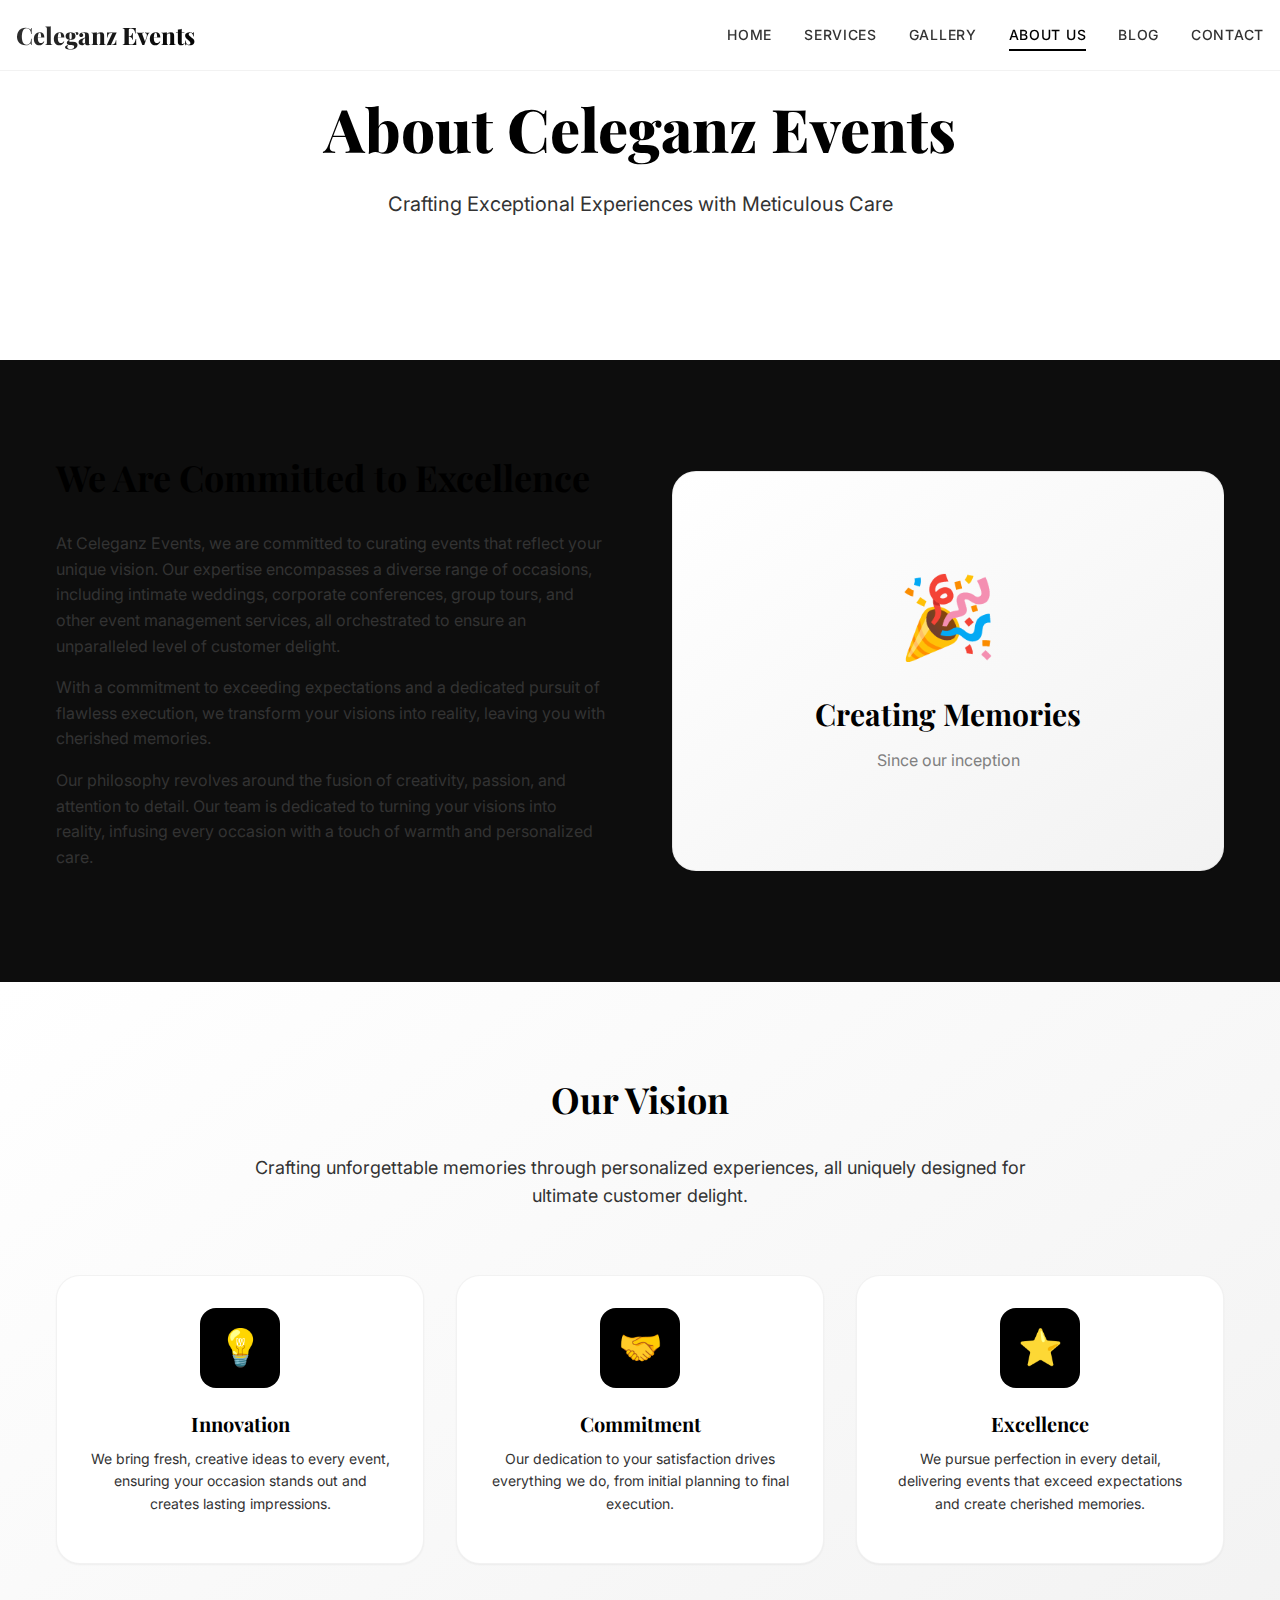
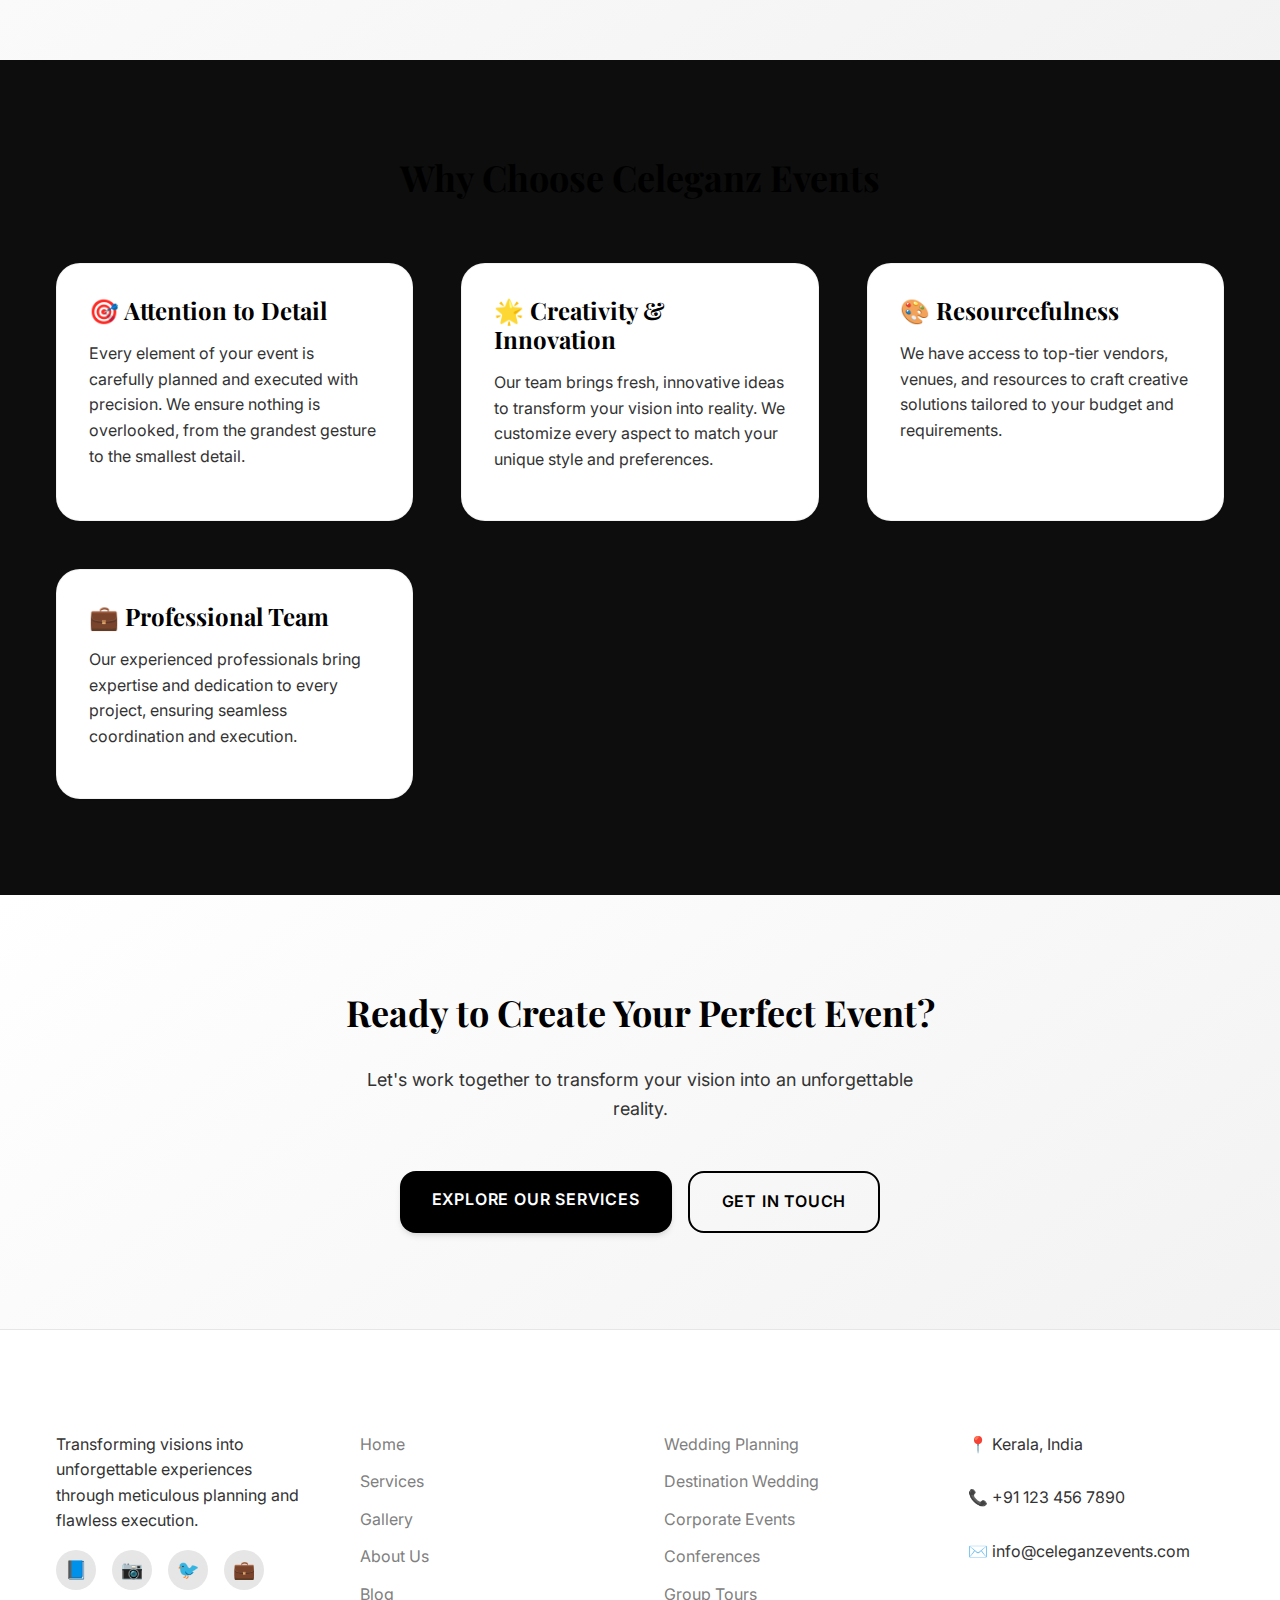
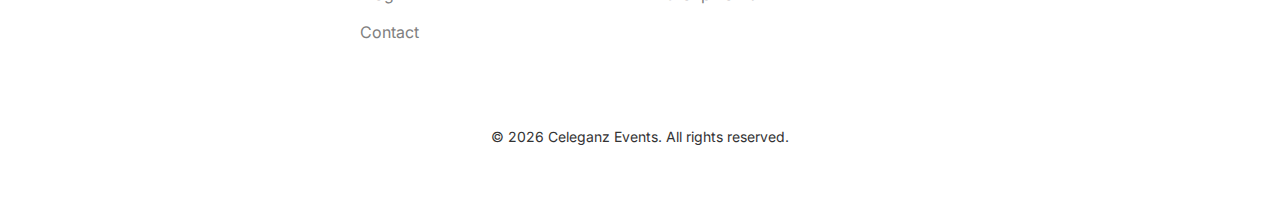
<file: about.html>
<!DOCTYPE html>
<html lang="en">

<head>
    <meta charset="UTF-8">
    <meta name="viewport" content="width=device-width, initial-scale=1.0">
    <meta name="description"
        content="Learn about Celeganz Events - committed to curating events that reflect your unique vision with creativity, passion, and attention to detail.">
    <meta name="keywords"
        content="event management company, about us, event planning team, professional event planners">
    <title>About Us - Celeganz Events</title>

    <link rel="stylesheet" href="css/index.css">
</head>

<body>
    <!-- Navigation Bar -->
    <nav class="navbar" id="navbar">
        <div class="navbar-container">
            <a href="index.html" class="navbar-logo">Celeganz Events</a>

            <ul class="navbar-menu" id="navbarMenu">
                <li><a href="index.html" class="navbar-link">Home</a></li>
                <li><a href="services.html" class="navbar-link">Services</a></li>
                <li><a href="gallery.html" class="navbar-link">Gallery</a></li>
                <li><a href="about.html" class="navbar-link active">About Us</a></li>
                <li><a href="blog.html" class="navbar-link">Blog</a></li>
                <li><a href="contact.html" class="navbar-link">Contact</a></li>
            </ul>

            <button class="navbar-toggle" id="navbarToggle" aria-label="Toggle navigation">
                <span class="navbar-toggle-bar"></span>
                <span class="navbar-toggle-bar"></span>
                <span class="navbar-toggle-bar"></span>
            </button>
        </div>
    </nav>

    <!-- Page Header -->
    <section class="hero" style="min-height: 40vh; background: var(--color-white);">
        <div class="hero-content">
            <h1 class="hero-title">About Celeganz Events</h1>
            <p class="hero-subtitle">Crafting Exceptional Experiences with Meticulous Care</p>
        </div>
    </section>

    <!-- About Content -->
    <section class="section section-dark">
        <div class="container">
            <div class="grid grid-2" style="align-items: center; gap: var(--space-10);">
                <div>
                    <h2 class="mb-6">We Are Committed to Excellence</h2>
                    <p class="mb-4">At Celeganz Events, we are committed to curating events that reflect your unique
                        vision. Our expertise encompasses a diverse range of occasions, including intimate weddings,
                        corporate conferences, group tours, and other event management services, all orchestrated to
                        ensure an unparalleled level of customer delight.</p>
                    <p class="mb-4">With a commitment to exceeding expectations and a dedicated pursuit of flawless
                        execution, we transform your visions into reality, leaving you with cherished memories.</p>
                    <p>Our philosophy revolves around the fusion of creativity, passion, and attention to detail. Our
                        team is dedicated to turning your visions into reality, infusing every occasion with a touch of
                        warmth and personalized care.</p>
                </div>
                <div class="card"
                    style="background: var(--gradient-card); min-height: 400px; display: flex; align-items: center; justify-content: center;">
                    <div style="text-align: center; padding: var(--space-8);">
                        <div style="font-size: 5rem; margin-bottom: var(--space-4);">🎉</div>
                        <h3>Creating Memories</h3>
                        <p style="color: var(--color-gray);">Since our inception</p>
                    </div>
                </div>
            </div>
        </div>
    </section>

    <!-- Vision Section -->
    <section class="section section-gradient">
        <div class="container">
            <div class="text-center mb-10">
                <h2 class="mb-6">Our Vision</h2>
                <p style="max-width: 800px; margin: 0 auto; font-size: var(--font-size-lg);">
                    Crafting unforgettable memories through personalized experiences, all uniquely designed for ultimate
                    customer delight.
                </p>
            </div>

            <div class="grid grid-3">
                <div class="card text-center">
                    <div class="service-card-icon">💡</div>
                    <h4 class="service-card-title">Innovation</h4>
                    <p class="service-card-description">We bring fresh, creative ideas to every event, ensuring your
                        occasion stands out and creates lasting impressions.</p>
                </div>

                <div class="card text-center">
                    <div class="service-card-icon">🤝</div>
                    <h4 class="service-card-title">Commitment</h4>
                    <p class="service-card-description">Our dedication to your satisfaction drives everything we do,
                        from initial planning to final execution.</p>
                </div>

                <div class="card text-center">
                    <div class="service-card-icon">⭐</div>
                    <h4 class="service-card-title">Excellence</h4>
                    <p class="service-card-description">We pursue perfection in every detail, delivering events that
                        exceed expectations and create cherished memories.</p>
                </div>
            </div>
        </div>
    </section>

    <!-- Why Choose Us -->
    <section class="section section-dark">
        <div class="container">
            <h2 class="text-center mb-10">Why Choose Celeganz Events</h2>

            <div class="grid grid-2" style="gap: var(--space-8);">
                <div class="card">
                    <h4 class="mb-4">🎯 Attention to Detail</h4>
                    <p>Every element of your event is carefully planned and executed with precision. We ensure nothing
                        is overlooked, from the grandest gesture to the smallest detail.</p>
                </div>

                <div class="card">
                    <h4 class="mb-4">🌟 Creativity & Innovation</h4>
                    <p>Our team brings fresh, innovative ideas to transform your vision into reality. We customize every
                        aspect to match your unique style and preferences.</p>
                </div>

                <div class="card">
                    <h4 class="mb-4">🎨 Resourcefulness</h4>
                    <p>We have access to top-tier vendors, venues, and resources to craft creative solutions tailored to
                        your budget and requirements.</p>
                </div>

                <div class="card">
                    <h4 class="mb-4">💼 Professional Team</h4>
                    <p>Our experienced professionals bring expertise and dedication to every project, ensuring seamless
                        coordination and execution.</p>
                </div>
            </div>
        </div>
    </section>

    <!-- CTA Section -->
    <section class="section section-gradient">
        <div class="container text-center">
            <h2 class="mb-6">Ready to Create Your Perfect Event?</h2>
            <p class="mb-8"
                style="font-size: var(--font-size-lg); max-width: 600px; margin-left: auto; margin-right: auto;">
                Let's work together to transform your vision into an unforgettable reality.
            </p>
            <div style="display: flex; gap: var(--space-4); justify-content: center; flex-wrap: wrap;">
                <a href="services.html" class="btn btn-primary">Explore Our Services</a>
                <a href="contact.html" class="btn btn-outline">Get in Touch</a>
            </div>
        </div>
    </section>

    <!-- Footer -->
    <footer class="footer">
        <div class="container">
            <div class="footer-content">
                <div class="footer-section">
                    <h3>Celeganz Events</h3>
                    <p>Transforming visions into unforgettable experiences through meticulous planning and flawless
                        execution.</p>
                    <div class="social-links">
                        <a href="#" class="social-link" aria-label="Facebook">📘</a>
                        <a href="#" class="social-link" aria-label="Instagram">📷</a>
                        <a href="#" class="social-link" aria-label="Twitter">🐦</a>
                        <a href="#" class="social-link" aria-label="LinkedIn">💼</a>
                    </div>
                </div>

                <div class="footer-section">
                    <h3>Quick Links</h3>
                    <div class="footer-links">
                        <a href="index.html" class="footer-link">Home</a>
                        <a href="services.html" class="footer-link">Services</a>
                        <a href="gallery.html" class="footer-link">Gallery</a>
                        <a href="about.html" class="footer-link">About Us</a>
                        <a href="blog.html" class="footer-link">Blog</a>
                        <a href="contact.html" class="footer-link">Contact</a>
                    </div>
                </div>

                <div class="footer-section">
                    <h3>Services</h3>
                    <div class="footer-links">
                        <a href="services.html#wedding-planning" class="footer-link">Wedding Planning</a>
                        <a href="services.html#destination-wedding" class="footer-link">Destination Wedding</a>
                        <a href="services.html#corporate-events" class="footer-link">Corporate Events</a>
                        <a href="services.html#conferences" class="footer-link">Conferences</a>
                        <a href="services.html#group-tours" class="footer-link">Group Tours</a>
                    </div>
                </div>

                <div class="footer-section">
                    <h3>Contact Info</h3>
                    <div class="footer-links">
                        <p style="color: var(--color-dark-gray);">📍 Kerala, India</p>
                        <p style="color: var(--color-dark-gray);">📞 +91 123 456 7890</p>
                        <p style="color: var(--color-dark-gray);">✉️ info@celeganzevents.com</p>
                    </div>
                </div>
            </div>

            <div class="footer-bottom">
                <p>&copy; <span id="currentYear"></span> Celeganz Events. All rights reserved.</p>
            </div>
        </div>
    </footer>

    <script src="js/main.js"></script>
    <script src="js/asset_manager.js"></script>
</body>

</html>
</file>
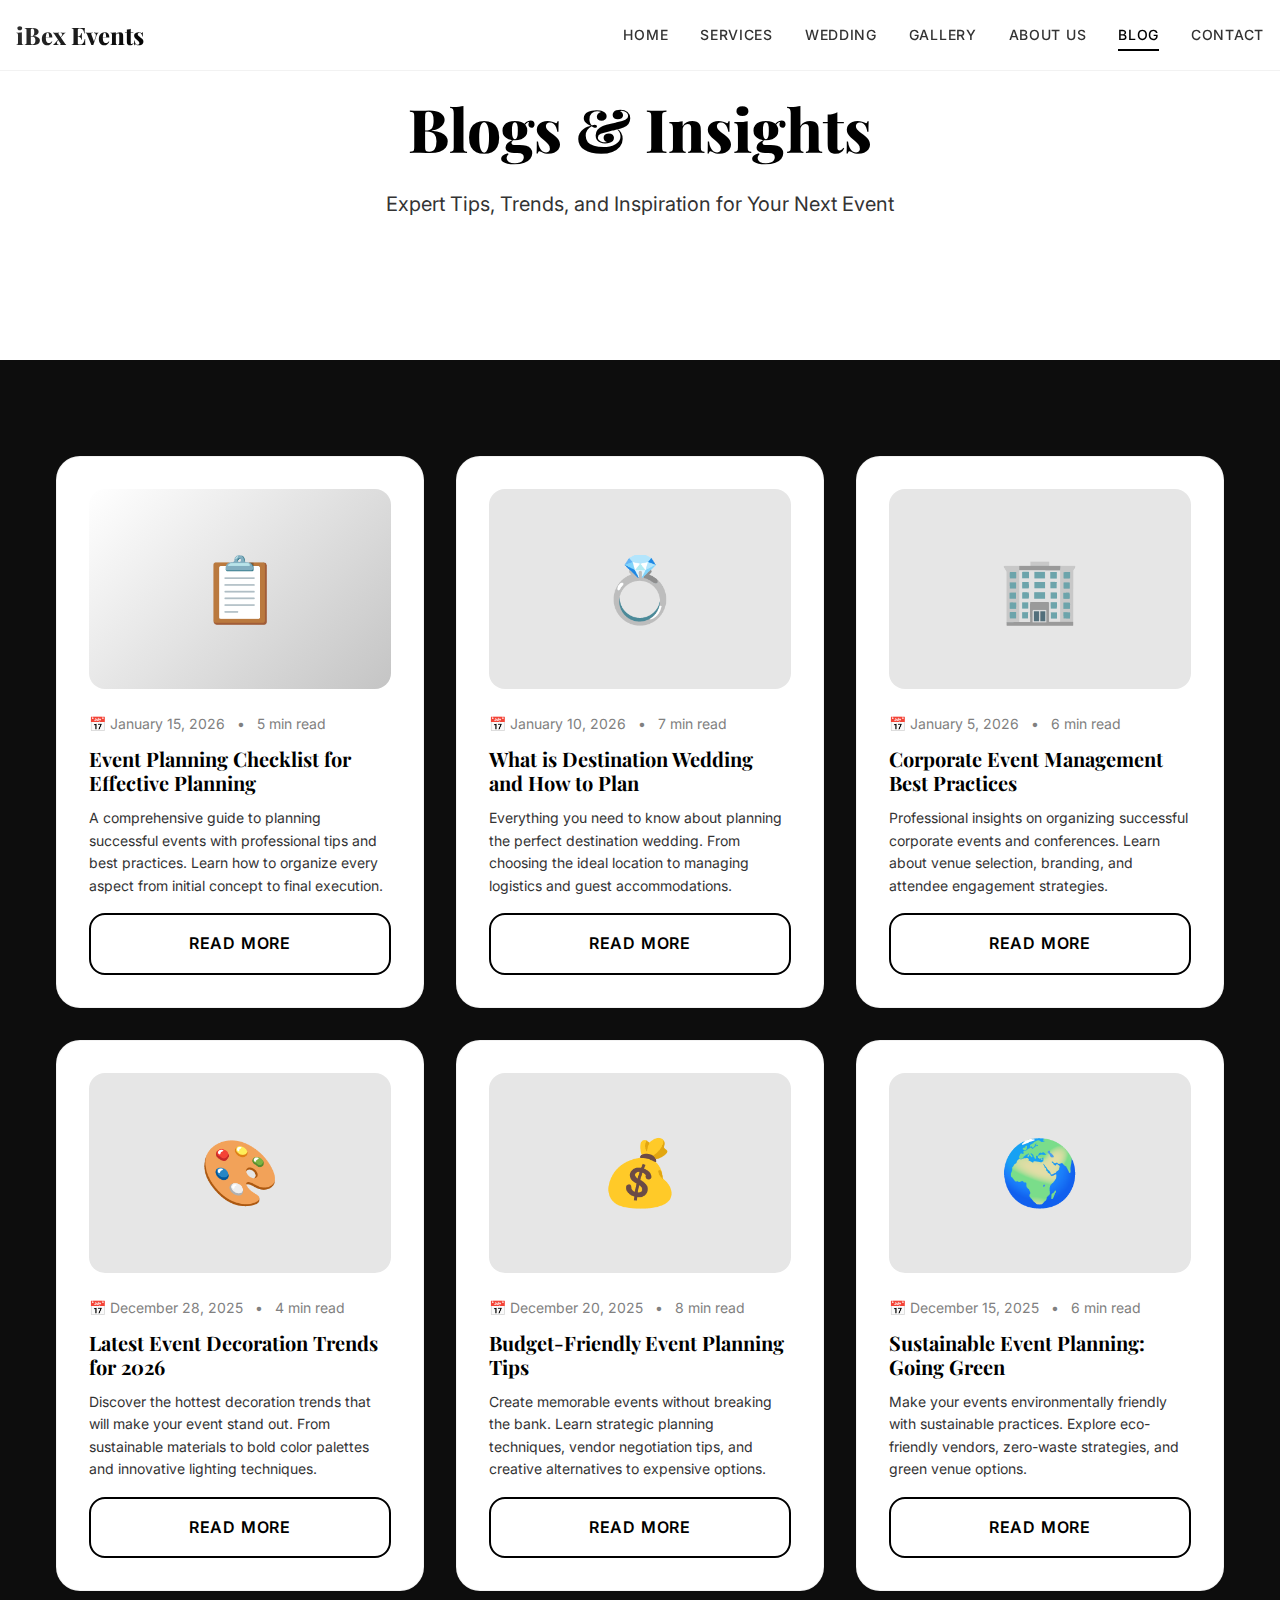
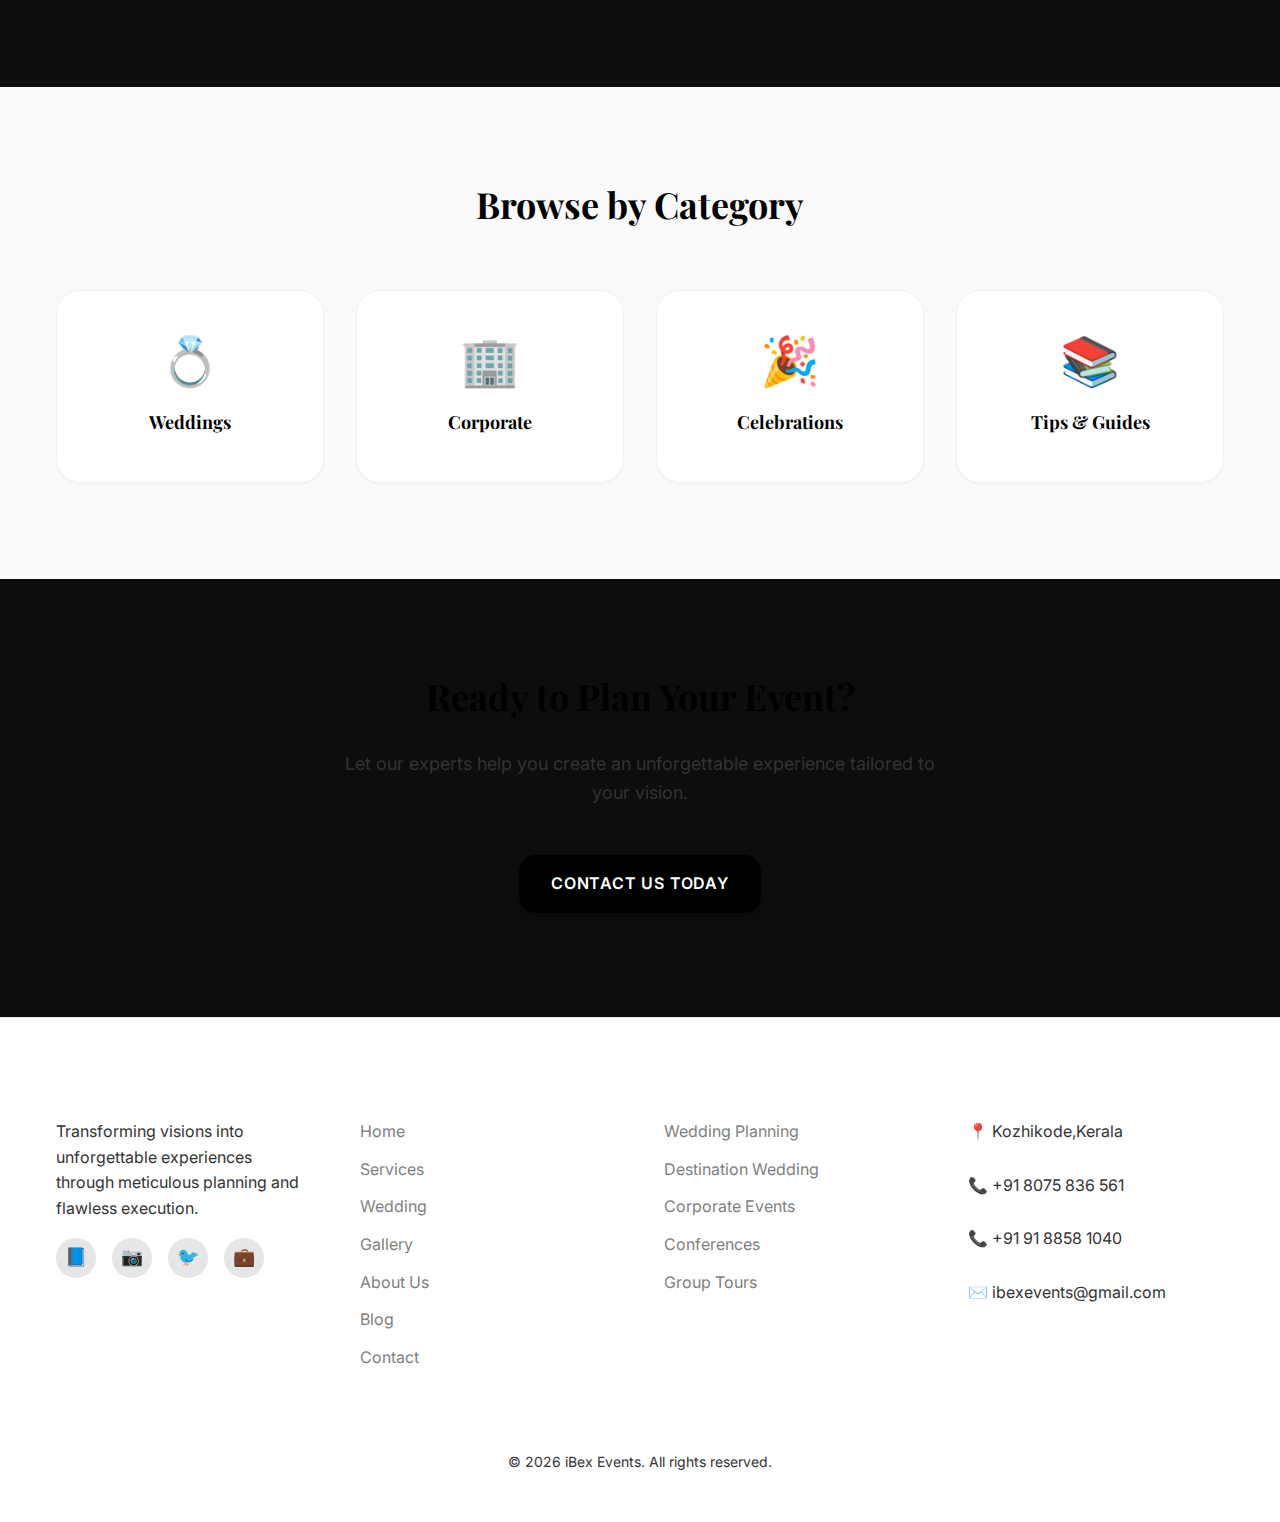
<file: blog.html>
<!DOCTYPE html>
<html lang="en">

<head>
    <meta charset="UTF-8">
    <meta name="viewport" content="width=device-width, initial-scale=1.0">
    <meta name="description"
        content="Read our latest blog posts about event planning, wedding tips, corporate event management, and industry insights from iBex Events.">
    <meta name="keywords" content="event planning blog, wedding tips, event management insights, corporate events blog">
    <title>Blog - iBex Events</title>

    <link rel="stylesheet" href="css/index.css">
</head>

<body>
    <!-- Navigation Bar -->
    <nav class="navbar" id="navbar">
        <div class="navbar-container">
            <a href="index.html" class="navbar-logo">iBex Events</a>

            <ul class="navbar-menu" id="navbarMenu">
                <li><a href="index.html" class="navbar-link">Home</a></li>
                <li><a href="services.html" class="navbar-link">Services</a></li>
                <li><a href="wedding.html" class="navbar-link">Wedding</a></li>
                <li><a href="gallery.html" class="navbar-link">Gallery</a></li>
                <li><a href="about.html" class="navbar-link">About Us</a></li>
                <li><a href="blog.html" class="navbar-link active">Blog</a></li>
                <li><a href="contact.html" class="navbar-link">Contact</a></li>
            </ul>

            <button class="navbar-toggle" id="navbarToggle" aria-label="Toggle navigation">
                <span class="navbar-toggle-bar"></span>
                <span class="navbar-toggle-bar"></span>
                <span class="navbar-toggle-bar"></span>
            </button>
        </div>
    </nav>

    <!-- Page Header -->
    <section class="hero" style="min-height: 40vh; background: var(--color-white);">
        <div class="hero-content">
            <h1 class="hero-title">Blogs & Insights</h1>
            <p class="hero-subtitle">Expert Tips, Trends, and Inspiration for Your Next Event</p>
        </div>
    </section>

    <!-- Blog Posts -->
    <section class="section section-dark">
        <div class="container">
            <div class="grid grid-3">

                <!-- Blog Post 1 -->
                <div class="card">
                    <div
                        style="width: 100%; height: 200px; background: linear-gradient(135deg, hsl(0, 0%, 100%) 0%, hsl(0, 0%, 77%) 100%); border-radius: var(--radius-lg); margin-bottom: var(--space-5); display: flex; align-items: center; justify-content: center; font-size: 4rem;">
                        📋
                    </div>
                    <div
                        style="display: flex; gap: var(--space-3); margin-bottom: var(--space-3); font-size: var(--font-size-sm); color: var(--color-gray);">
                        <span>📅 January 15, 2026</span>
                        <span>•</span>
                        <span>5 min read</span>
                    </div>
                    <h3 class="service-card-title">Event Planning Checklist for Effective Planning</h3>
                    <p class="service-card-description mb-4">A comprehensive guide to planning successful events with
                        professional tips and best practices. Learn how to organize every aspect from initial concept to
                        final execution.</p>
                    <a href="#" class="btn btn-outline" style="width: 100%;">Read More</a>
                </div>

                <!-- Blog Post 2 -->
                <div class="card">
                    <div <div
                        style="width: 100%; height: 200px; background: var(--color-light-gray); border-radius: var(--radius-lg); margin-bottom: var(--space-5); display: flex; align-items: center; justify-content: center; font-size: 4rem;">
                        💍
                    </div>
                    <div
                        style="display: flex; gap: var(--space-3); margin-bottom: var(--space-3); font-size: var(--font-size-sm); color: var(--color-gray);">
                        <span>📅 January 10, 2026</span>
                        <span>•</span>
                        <span>7 min read</span>
                    </div>
                    <h3 class="service-card-title">What is Destination Wedding and How to Plan</h3>
                    <p class="service-card-description mb-4">Everything you need to know about planning the perfect
                        destination wedding. From choosing the ideal location to managing logistics and guest
                        accommodations.</p>
                    <a href="#" class="btn btn-outline" style="width: 100%;">Read More</a>
                </div>

                <!-- Blog Post 3 -->
                <div class="card">
                    <div
                        style="width: 100%; height: 200px; background: var(--color-light-gray); border-radius: var(--radius-lg); margin-bottom: var(--space-5); display: flex; align-items: center; justify-content: center; font-size: 4rem;">
                        🏢
                    </div>
                    <div
                        style="display: flex; gap: var(--space-3); margin-bottom: var(--space-3); font-size: var(--font-size-sm); color: var(--color-gray);">
                        <span>📅 January 5, 2026</span>
                        <span>•</span>
                        <span>6 min read</span>
                    </div>
                    <h3 class="service-card-title">Corporate Event Management Best Practices</h3>
                    <p class="service-card-description mb-4">Professional insights on organizing successful corporate
                        events and conferences. Learn about venue selection, branding, and attendee engagement
                        strategies.</p>
                    <a href="#" class="btn btn-outline" style="width: 100%;">Read More</a>
                </div>

                <!-- Blog Post 4 -->
                <div class="card">
                    <div
                        style="width: 100%; height: 200px; background: var(--color-light-gray); border-radius: var(--radius-lg); margin-bottom: var(--space-5); display: flex; align-items: center; justify-content: center; font-size: 4rem;">
                        🎨
                    </div>
                    <div
                        style="display: flex; gap: var(--space-3); margin-bottom: var(--space-3); font-size: var(--font-size-sm); color: var(--color-gray);">
                        <span>📅 December 28, 2025</span>
                        <span>•</span>
                        <span>4 min read</span>
                    </div>
                    <h3 class="service-card-title">Latest Event Decoration Trends for 2026</h3>
                    <p class="service-card-description mb-4">Discover the hottest decoration trends that will make your
                        event stand out. From sustainable materials to bold color palettes and innovative lighting
                        techniques.</p>
                    <a href="#" class="btn btn-outline" style="width: 100%;">Read More</a>
                </div>

                <!-- Blog Post 5 -->
                <div class="card">
                    <div
                        style="width: 100%; height: 200px; background: var(--color-light-gray); border-radius: var(--radius-lg); margin-bottom: var(--space-5); display: flex; align-items: center; justify-content: center; font-size: 4rem;">
                        💰
                    </div>
                    <div
                        style="display: flex; gap: var(--space-3); margin-bottom: var(--space-3); font-size: var(--font-size-sm); color: var(--color-gray);">
                        <span>📅 December 20, 2025</span>
                        <span>•</span>
                        <span>8 min read</span>
                    </div>
                    <h3 class="service-card-title">Budget-Friendly Event Planning Tips</h3>
                    <p class="service-card-description mb-4">Create memorable events without breaking the bank. Learn
                        strategic planning techniques, vendor negotiation tips, and creative alternatives to expensive
                        options.</p>
                    <a href="#" class="btn btn-outline" style="width: 100%;">Read More</a>
                </div>

                <!-- Blog Post 6 -->
                <div class="card">
                    <div
                        style="width: 100%; height: 200px; background: var(--color-light-gray); border-radius: var(--radius-lg); margin-bottom: var(--space-5); display: flex; align-items: center; justify-content: center; font-size: 4rem;">
                        🌍
                    </div>
                    <div
                        style="display: flex; gap: var(--space-3); margin-bottom: var(--space-3); font-size: var(--font-size-sm); color: var(--color-gray);">
                        <span>📅 December 15, 2025</span>
                        <span>•</span>
                        <span>6 min read</span>
                    </div>
                    <h3 class="service-card-title">Sustainable Event Planning: Going Green</h3>
                    <p class="service-card-description mb-4">Make your events environmentally friendly with sustainable
                        practices. Explore eco-friendly vendors, zero-waste strategies, and green venue options.</p>
                    <a href="#" class="btn btn-outline" style="width: 100%;">Read More</a>
                </div>

            </div>
        </div>
    </section>

    <!-- Categories Section -->
    <section class="section section-light">
        <div class="container">
            <h2 class="text-center mb-10">Browse by Category</h2>

            <div class="grid grid-4">
                <div class="card text-center" style="cursor: pointer; transition: all var(--transition-base);">
                    <div style="font-size: 3rem; margin-bottom: var(--space-3);">💍</div>
                    <h4 style="font-size: var(--font-size-lg);">Weddings</h4>
                </div>

                <div class="card text-center" style="cursor: pointer;">
                    <div style="font-size: 3rem; margin-bottom: var(--space-3);">🏢</div>
                    <h4 style="font-size: var(--font-size-lg);">Corporate</h4>
                </div>

                <div class="card text-center" style="cursor: pointer;">
                    <div style="font-size: 3rem; margin-bottom: var(--space-3);">🎉</div>
                    <h4 style="font-size: var(--font-size-lg);">Celebrations</h4>
                </div>

                <div class="card text-center" style="cursor: pointer;">
                    <div style="font-size: 3rem; margin-bottom: var(--space-3);">📚</div>
                    <h4 style="font-size: var(--font-size-lg);">Tips & Guides</h4>
                </div>
            </div>
        </div>
    </section>

    <!-- CTA Section -->
    <section class="section section-dark">
        <div class="container text-center">
            <h2 class="mb-6">Ready to Plan Your Event?</h2>
            <p class="mb-8"
                style="font-size: var(--font-size-lg); max-width: 600px; margin-left: auto; margin-right: auto;">
                Let our experts help you create an unforgettable experience tailored to your vision.
            </p>
            <a href="contact.html" class="btn btn-primary">Contact Us Today</a>
        </div>
    </section>

    <!-- Footer -->
    <footer class="footer">
        <div class="container">
            <div class="footer-content">
                <div class="footer-section">
                    <h3>iBex Events</h3>
                    <p>Transforming visions into unforgettable experiences through meticulous planning and flawless
                        execution.</p>
                    <div class="social-links">
                        <a href="#" class="social-link" aria-label="Facebook">📘</a>
                        <a href="#" class="social-link" aria-label="Instagram">📷</a>
                        <a href="#" class="social-link" aria-label="Twitter">🐦</a>
                        <a href="#" class="social-link" aria-label="LinkedIn">💼</a>
                    </div>
                </div>

                <div class="footer-section">
                    <h3>Quick Links</h3>
                    <div class="footer-links">
                        <a href="index.html" class="footer-link">Home</a>
                        <a href="services.html" class="footer-link">Services</a>
                        <a href="wedding.html" class="footer-link">Wedding</a>
                        <a href="gallery.html" class="footer-link">Gallery</a>
                        <a href="about.html" class="footer-link">About Us</a>
                        <a href="blog.html" class="footer-link active">Blog</a>
                        <a href="contact.html" class="footer-link">Contact</a>
                    </div>
                </div>

                <div class="footer-section">
                    <h3>Services</h3>
                    <div class="footer-links">
                        <a href="services.html#wedding-planning" class="footer-link">Wedding Planning</a>
                        <a href="services.html#destination-wedding" class="footer-link">Destination Wedding</a>
                        <a href="services.html#corporate-events" class="footer-link">Corporate Events</a>
                        <a href="services.html#conferences" class="footer-link">Conferences</a>
                        <a href="services.html#group-tours" class="footer-link">Group Tours</a>
                    </div>
                </div>

                <div class="footer-section">
                    <h3>Contact Info</h3>
                    <div class="footer-links">
                        <p style="color: var(--color-dark-gray);">📍 Kozhikode,Kerala</p>
                        <p style="color: var(--color-dark-gray);">📞 +91 8075 836 561</p>
                        <p style="color: var(--color-dark-gray);">📞 +91 91 8858 1040</p>
                        <p style="color: var(--color-dark-gray);">✉️ ibexevents@gmail.com</p>
                    </div>
                </div>
            </div>

            <div class="footer-bottom">
                <p>&copy; <span id="currentYear"></span> iBex Events. All rights reserved.</p>
            </div>
        </div>
    </footer>

    <script src="js/main.js"></script>
    <script src="js/asset_manager.js"></script>
</body>

</html>
</file>
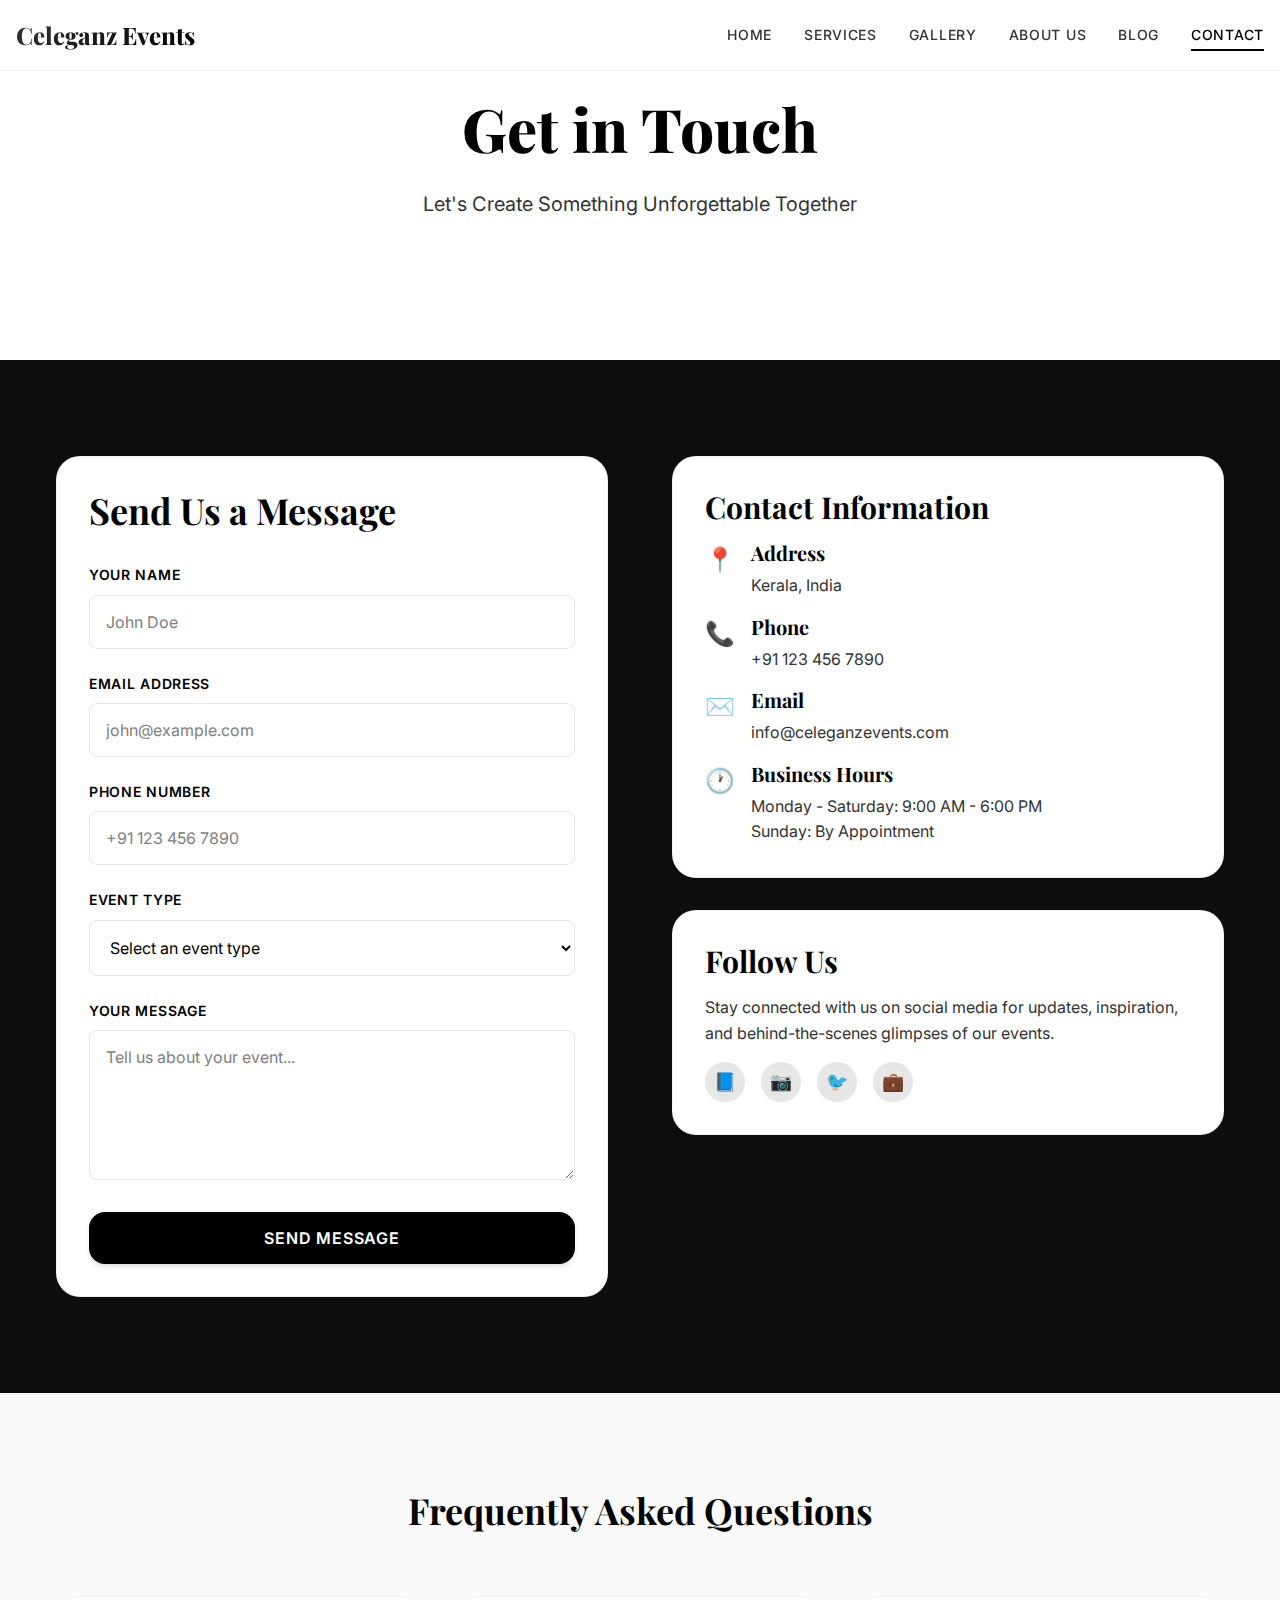
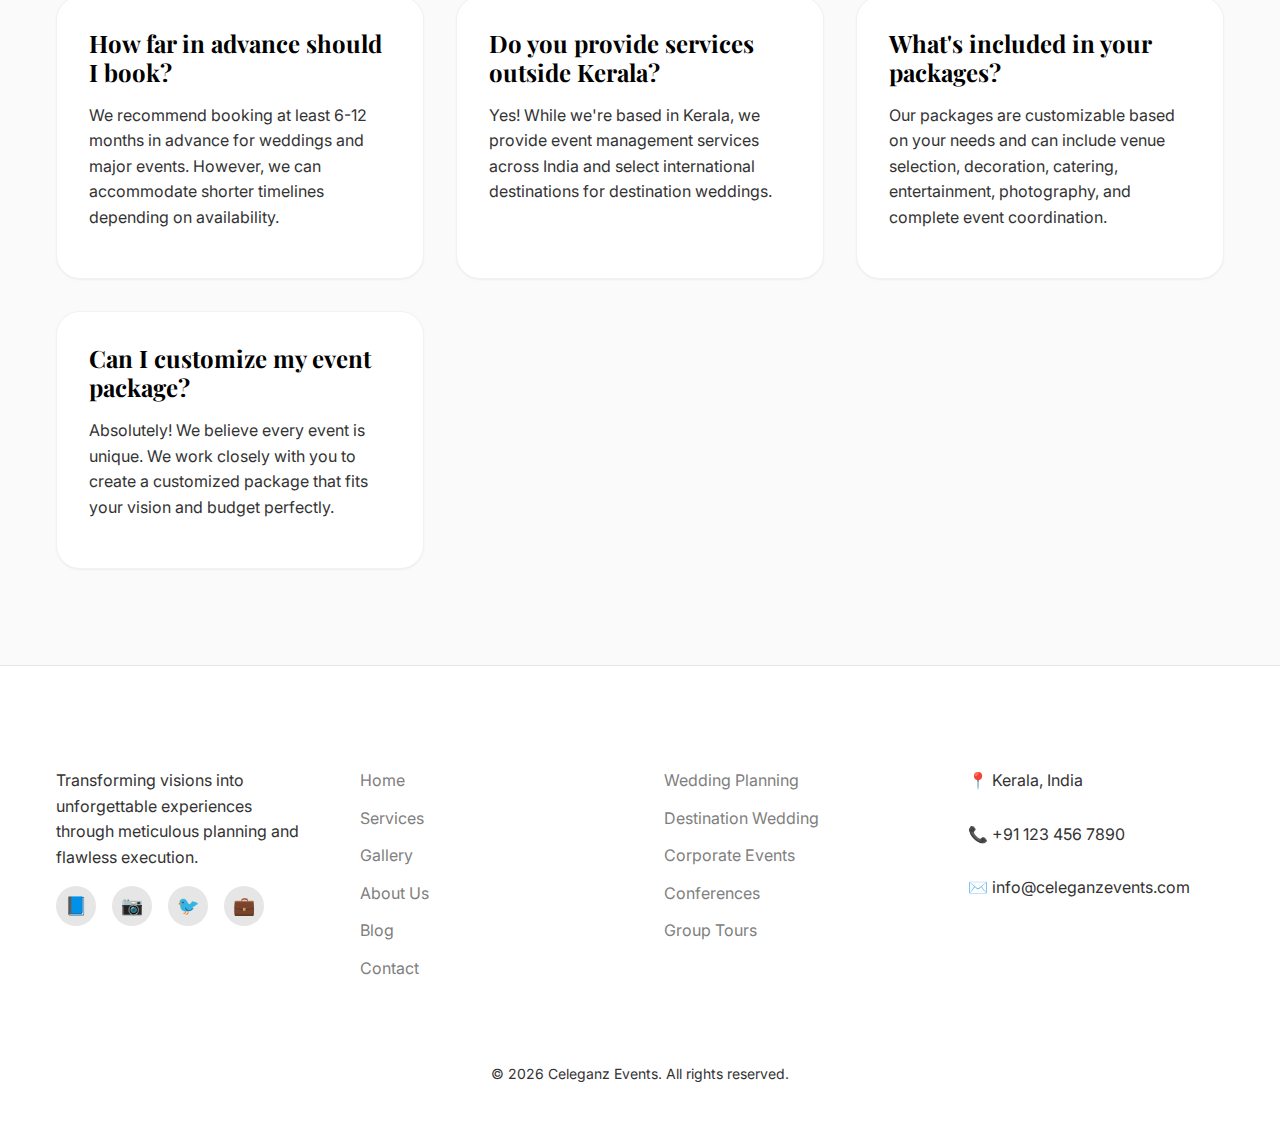
<file: contact.html>
<!DOCTYPE html>
<html lang="en">

<head>
    <meta charset="UTF-8">
    <meta name="viewport" content="width=device-width, initial-scale=1.0">
    <meta name="description"
        content="Contact Celeganz Events for professional event management services. Get in touch for weddings, corporate events, conferences, and more.">
    <meta name="keywords" content="contact event planner, event management contact, enquiry, get quote">
    <title>Contact Us - Celeganz Events</title>

    <link rel="stylesheet" href="css/index.css">
</head>

<body>
    <!-- Navigation Bar -->
    <nav class="navbar" id="navbar">
        <div class="navbar-container">
            <a href="index.html" class="navbar-logo">Celeganz Events</a>

            <ul class="navbar-menu" id="navbarMenu">
                <li><a href="index.html" class="navbar-link">Home</a></li>
                <li><a href="services.html" class="navbar-link">Services</a></li>
                <li><a href="gallery.html" class="navbar-link">Gallery</a></li>
                <li><a href="about.html" class="navbar-link">About Us</a></li>
                <li><a href="blog.html" class="navbar-link">Blog</a></li>
                <li><a href="contact.html" class="navbar-link active">Contact</a></li>
            </ul>

            <button class="navbar-toggle" id="navbarToggle" aria-label="Toggle navigation">
                <span class="navbar-toggle-bar"></span>
                <span class="navbar-toggle-bar"></span>
                <span class="navbar-toggle-bar"></span>
            </button>
        </div>
    </nav>

    <!-- Page Header -->
    <section class="hero" style="min-height: 40vh; background: var(--color-white);">
        <div class="hero-content">
            <h1 class="hero-title">Get in Touch</h1>
            <p class="hero-subtitle">Let's Create Something Unforgettable Together</p>
        </div>
    </section>

    <!-- Contact Section -->
    <section class="section section-dark">
        <div class="container">
            <div class="grid grid-2" style="gap: var(--space-10); align-items: start;">

                <!-- Contact Form -->
                <div class="card">
                    <h2 class="mb-6">Send Us a Message</h2>
                    <form id="contactForm">
                        <div class="form-group">
                            <label for="name" class="form-label">Your Name</label>
                            <input type="text" id="name" name="name" class="form-input" placeholder="John Doe" required>
                            <span class="form-error">Please enter your name</span>
                        </div>

                        <div class="form-group">
                            <label for="email" class="form-label">Email Address</label>
                            <input type="email" id="email" name="email" class="form-input"
                                placeholder="john@example.com" required>
                            <span class="form-error">Please enter a valid email</span>
                        </div>

                        <div class="form-group">
                            <label for="phone" class="form-label">Phone Number</label>
                            <input type="tel" id="phone" name="phone" class="form-input" placeholder="+91 123 456 7890"
                                required>
                            <span class="form-error">Please enter your phone number</span>
                        </div>

                        <div class="form-group">
                            <label for="eventType" class="form-label">Event Type</label>
                            <select id="eventType" name="eventType" class="form-select" required>
                                <option value="">Select an event type</option>
                                <option value="wedding">Wedding Planning</option>
                                <option value="destination-wedding">Destination Wedding</option>
                                <option value="corporate">Corporate Event</option>
                                <option value="conference">Conference</option>
                                <option value="group-tour">Group Tour</option>
                                <option value="birthday">Birthday Celebration</option>
                                <option value="reunion">Reunion</option>
                                <option value="sports">Sports Event</option>
                                <option value="product-launch">Product Launch</option>
                                <option value="venue-branding">Venue Branding</option>
                                <option value="other">Other</option>
                            </select>
                            <span class="form-error">Please select an event type</span>
                        </div>

                        <div class="form-group">
                            <label for="message" class="form-label">Your Message</label>
                            <textarea id="message" name="message" class="form-textarea"
                                placeholder="Tell us about your event..." required></textarea>
                            <span class="form-error">Please enter your message</span>
                        </div>

                        <button type="submit" class="btn btn-primary" style="width: 100%;">Send Message</button>
                    </form>
                </div>

                <!-- Contact Information -->
                <div>
                    <div class="card mb-6">
                        <h3 class="mb-4">Contact Information</h3>
                        <div style="display: flex; flex-direction: column; gap: var(--space-4);">
                            <div style="display: flex; align-items: start; gap: var(--space-4);">
                                <div style="font-size: var(--font-size-2xl);">📍</div>
                                <div>
                                    <h5 style="color: var(--color-black); margin-bottom: var(--space-2);">Address</h5>
                                    <p style="color: var(--color-dark-gray); margin: 0;">Kerala, India</p>
                                </div>
                            </div>

                            <div style="display: flex; align-items: start; gap: var(--space-4);">
                                <div style="font-size: var(--font-size-2xl);">📞</div>
                                <div>
                                    <h5 style="color: var(--color-black); margin-bottom: var(--space-2);">Phone</h5>
                                    <p style="color: var(--color-dark-gray); margin: 0;">+91 123 456 7890</p>
                                </div>
                            </div>

                            <div style="display: flex; align-items: start; gap: var(--space-4);">
                                <div style="font-size: var(--font-size-2xl);">✉️</div>
                                <div>
                                    <h5 style="color: var(--color-black); margin-bottom: var(--space-2);">Email</h5>
                                    <p style="color: var(--color-dark-gray); margin: 0;">info@celeganzevents.com</p>
                                </div>
                            </div>

                            <div style="display: flex; align-items: start; gap: var(--space-4);">
                                <div style="font-size: var(--font-size-2xl);">🕐</div>
                                <div>
                                    <h5 style="color: var(--color-black); margin-bottom: var(--space-2);">Business Hours
                                    </h5>
                                    <p style="color: var(--color-dark-gray); margin: 0;">Monday - Saturday: 9:00 AM -
                                        6:00 PM
                                    </p>
                                    <p style="color: var(--color-dark-gray); margin: 0;">Sunday: By Appointment</p>
                                </div>
                            </div>
                        </div>
                    </div>

                    <div class="card">
                        <h3 class="mb-4">Follow Us</h3>
                        <p class="mb-4" style="color: var(--color-dark-gray);">Stay connected with us on social media
                            for
                            updates, inspiration, and behind-the-scenes glimpses of our events.</p>
                        <div class="social-links">
                            <a href="#" class="social-link" aria-label="Facebook">📘</a>
                            <a href="#" class="social-link" aria-label="Instagram">📷</a>
                            <a href="#" class="social-link" aria-label="Twitter">🐦</a>
                            <a href="#" class="social-link" aria-label="LinkedIn">💼</a>
                        </div>
                    </div>
                </div>

            </div>
        </div>
    </section>

    <!-- FAQ Section -->
    <section class="section section-light">
        <div class="container">
            <h2 class="text-center mb-10">Frequently Asked Questions</h2>

            <div class="grid grid-2" style="gap: var(--space-6);">
                <div class="card">
                    <h4 class="mb-3">How far in advance should I book?</h4>
                    <p style="color: var(--color-dark-gray);">We recommend booking at least 6-12 months in advance for
                        weddings and major events. However, we can accommodate shorter timelines depending on
                        availability.</p>
                </div>

                <div class="card">
                    <h4 class="mb-3">Do you provide services outside Kerala?</h4>
                    <p style="color: var(--color-dark-gray);">Yes! While we're based in Kerala, we provide event
                        management
                        services across India and select international destinations for destination weddings.</p>
                </div>

                <div class="card">
                    <h4 class="mb-3">What's included in your packages?</h4>
                    <p style="color: var(--color-dark-gray);">Our packages are customizable based on your needs and can
                        include venue selection, decoration, catering, entertainment, photography, and complete event
                        coordination.</p>
                </div>

                <div class="card">
                    <h4 class="mb-3">Can I customize my event package?</h4>
                    <p style="color: var(--color-dark-gray);">Absolutely! We believe every event is unique. We work
                        closely
                        with you to create a customized package that fits your vision and budget perfectly.</p>
                </div>
            </div>
        </div>
    </section>

    <!-- Footer -->
    <footer class="footer">
        <div class="container">
            <div class="footer-content">
                <div class="footer-section">
                    <h3>Celeganz Events</h3>
                    <p>Transforming visions into unforgettable experiences through meticulous planning and flawless
                        execution.</p>
                    <div class="social-links">
                        <a href="#" class="social-link" aria-label="Facebook">📘</a>
                        <a href="#" class="social-link" aria-label="Instagram">📷</a>
                        <a href="#" class="social-link" aria-label="Twitter">🐦</a>
                        <a href="#" class="social-link" aria-label="LinkedIn">💼</a>
                    </div>
                </div>

                <div class="footer-section">
                    <h3>Quick Links</h3>
                    <div class="footer-links">
                        <a href="index.html" class="footer-link">Home</a>
                        <a href="services.html" class="footer-link">Services</a>
                        <a href="gallery.html" class="footer-link">Gallery</a>
                        <a href="about.html" class="footer-link">About Us</a>
                        <a href="blog.html" class="footer-link">Blog</a>
                        <a href="contact.html" class="footer-link">Contact</a>
                    </div>
                </div>

                <div class="footer-section">
                    <h3>Services</h3>
                    <div class="footer-links">
                        <a href="services.html#wedding-planning" class="footer-link">Wedding Planning</a>
                        <a href="services.html#destination-wedding" class="footer-link">Destination Wedding</a>
                        <a href="services.html#corporate-events" class="footer-link">Corporate Events</a>
                        <a href="services.html#conferences" class="footer-link">Conferences</a>
                        <a href="services.html#group-tours" class="footer-link">Group Tours</a>
                    </div>
                </div>

                <div class="footer-section">
                    <h3>Contact Info</h3>
                    <div class="footer-links">
                        <p style="color: var(--color-dark-gray);">📍 Kerala, India</p>
                        <p style="color: var(--color-dark-gray);">📞 +91 123 456 7890</p>
                        <p style="color: var(--color-dark-gray);">✉️ info@celeganzevents.com</p>
                    </div>
                </div>
            </div>

            <div class="footer-bottom">
                <p>&copy; <span id="currentYear"></span> Celeganz Events. All rights reserved.</p>
            </div>
        </div>
    </footer>

    <script src="js/main.js"></script>
    <script src="js/asset_manager.js"></script>
</body>

</html>
</file>
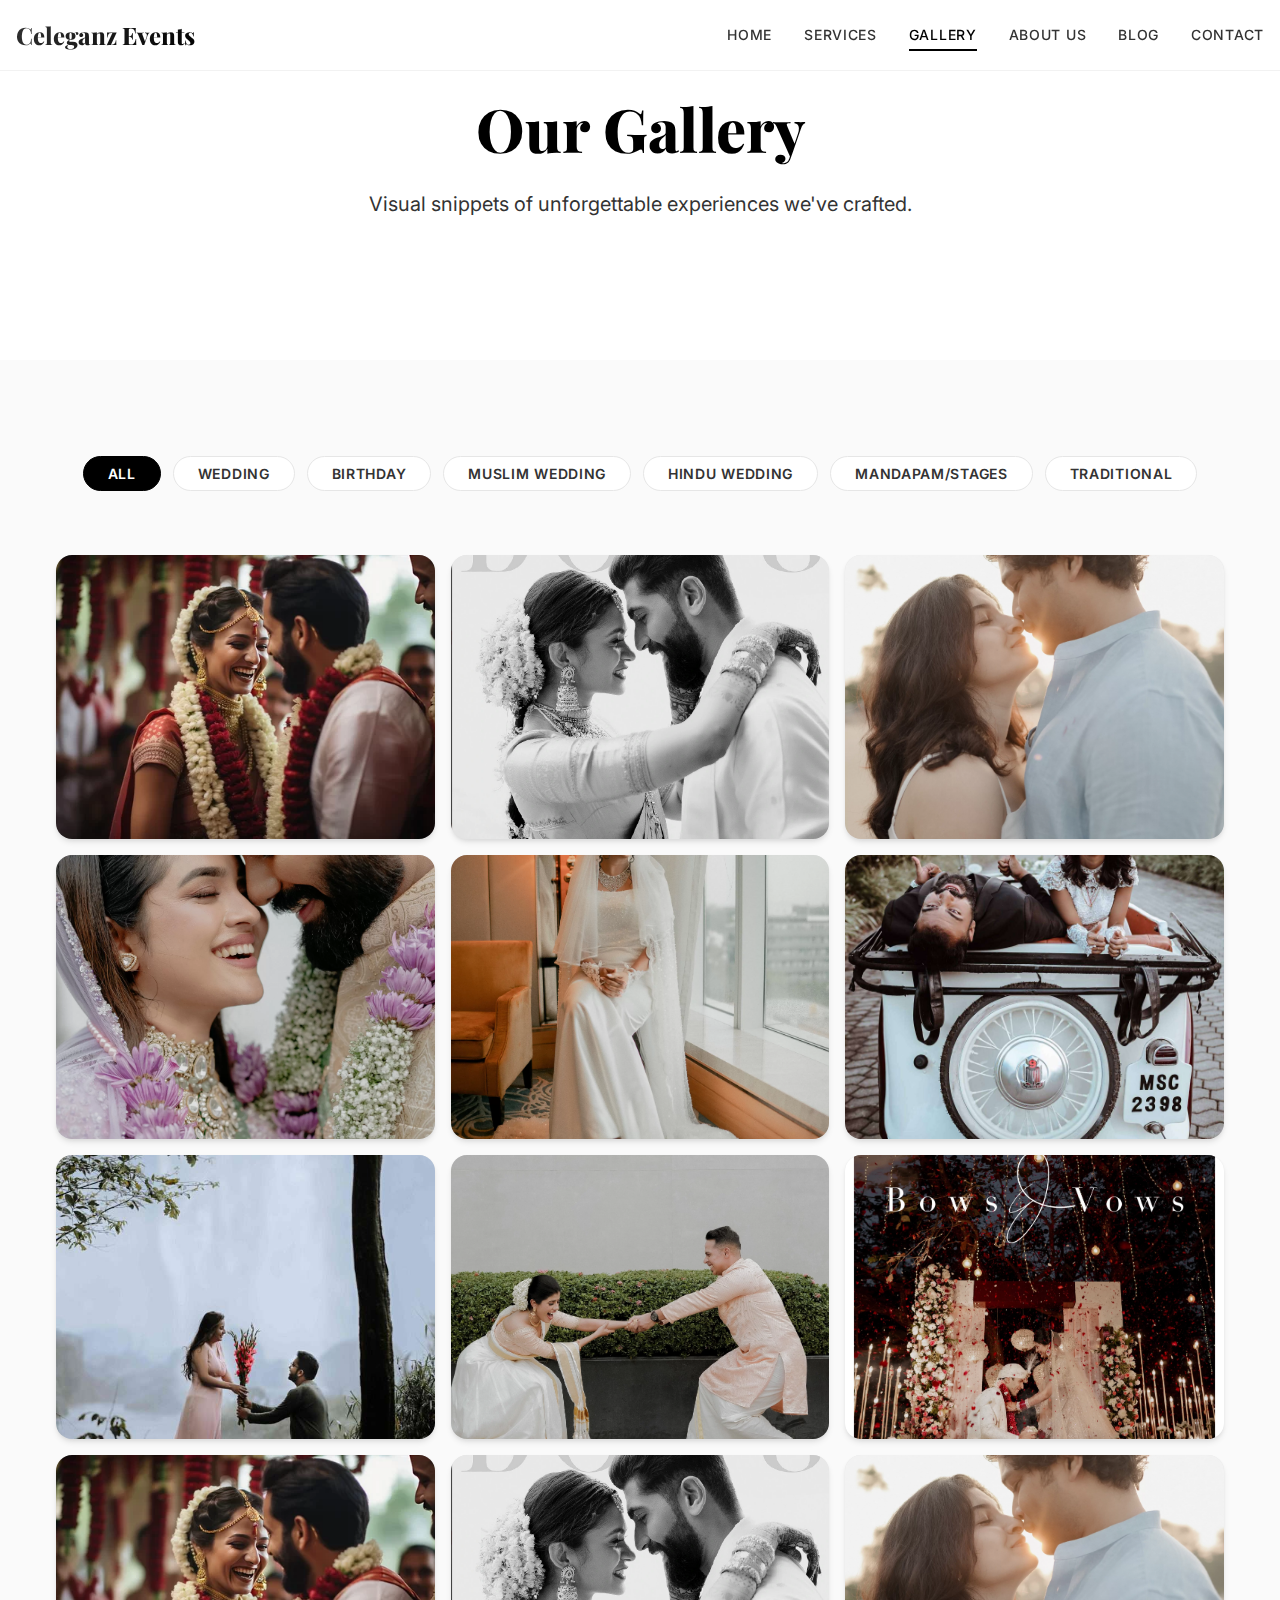
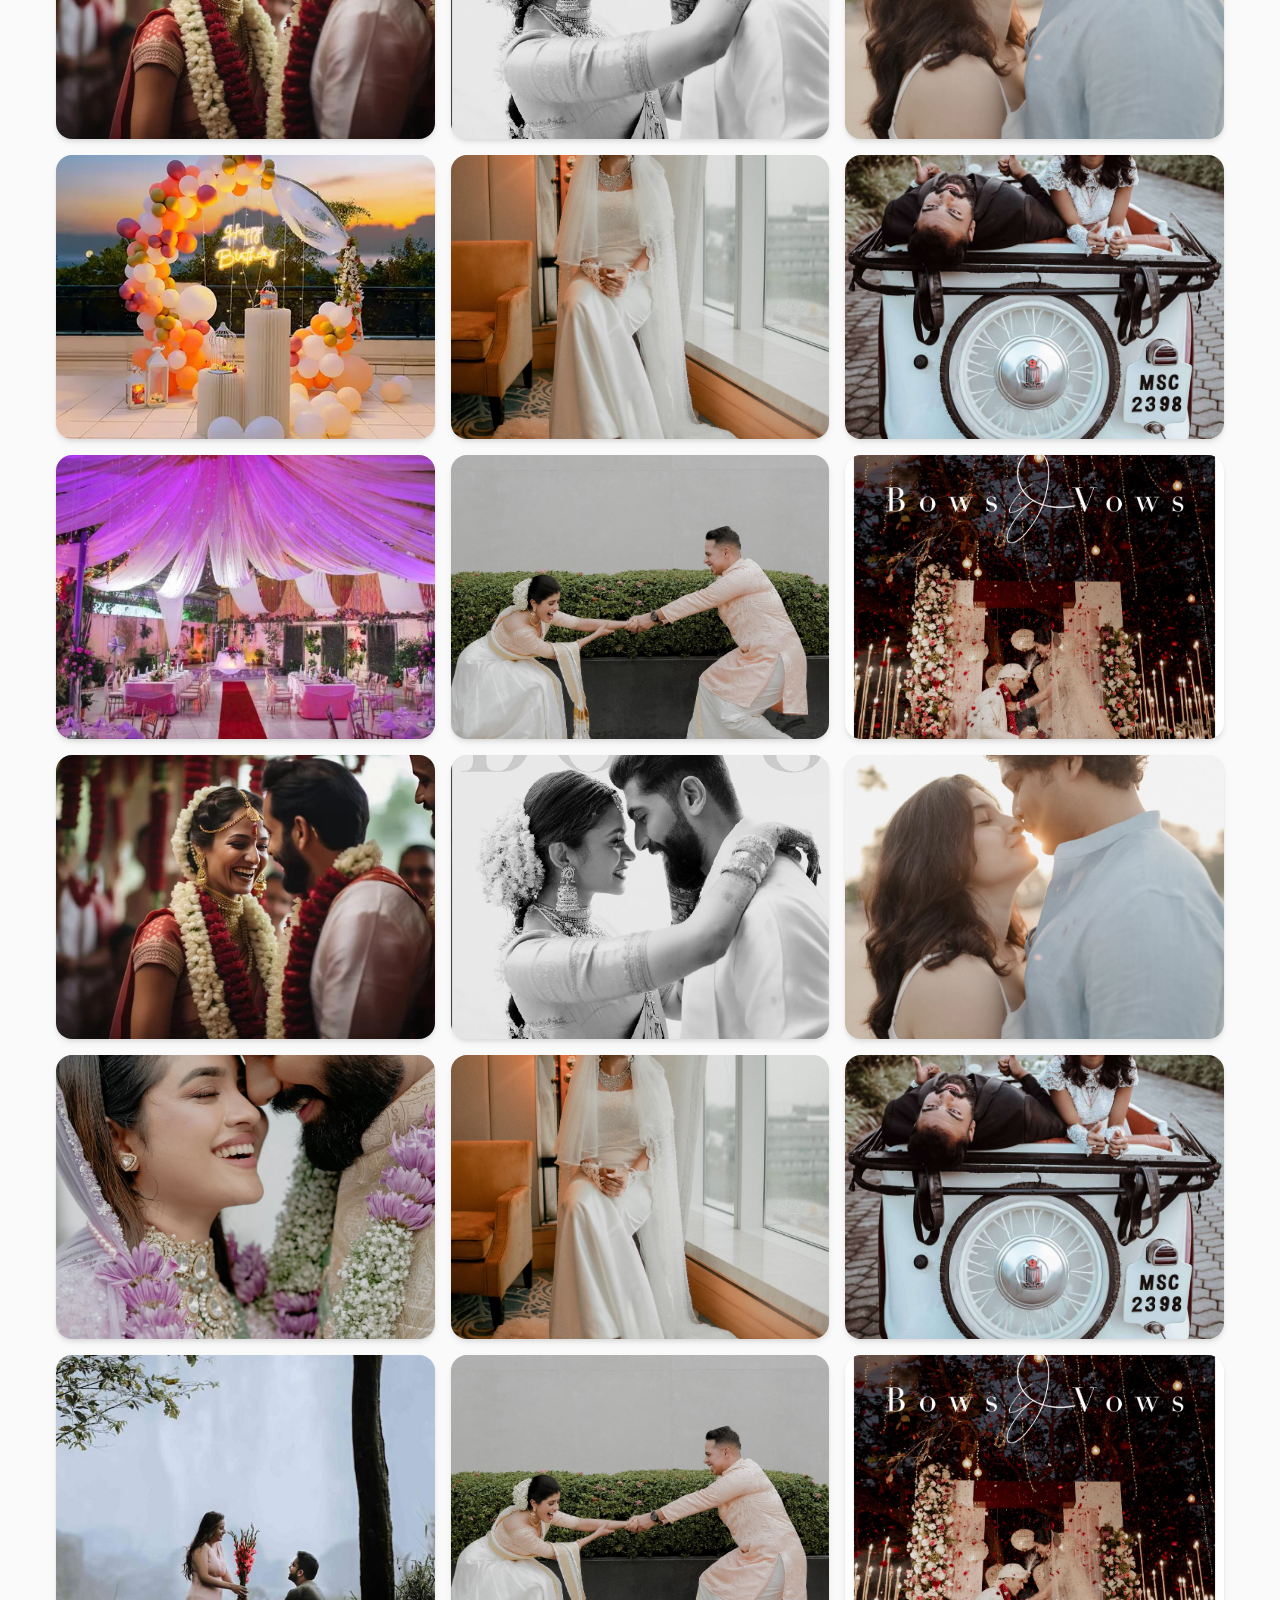
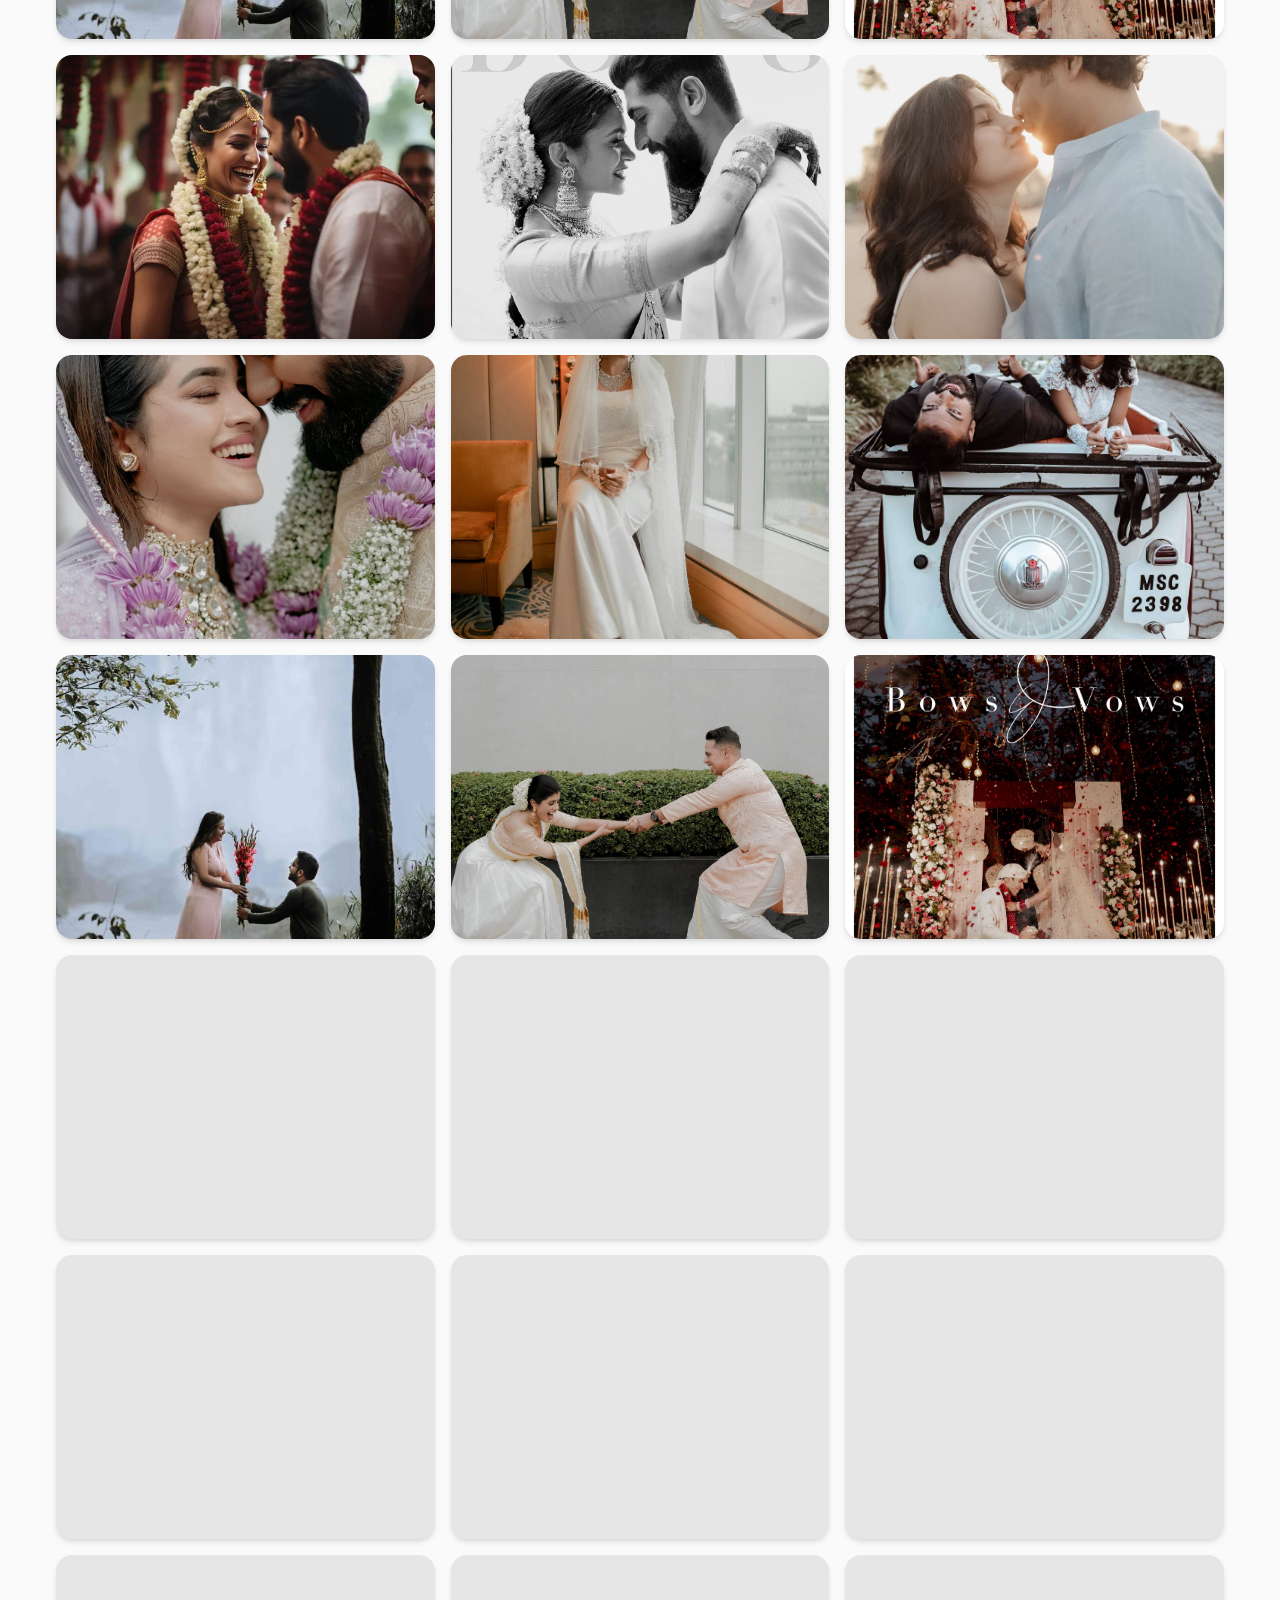
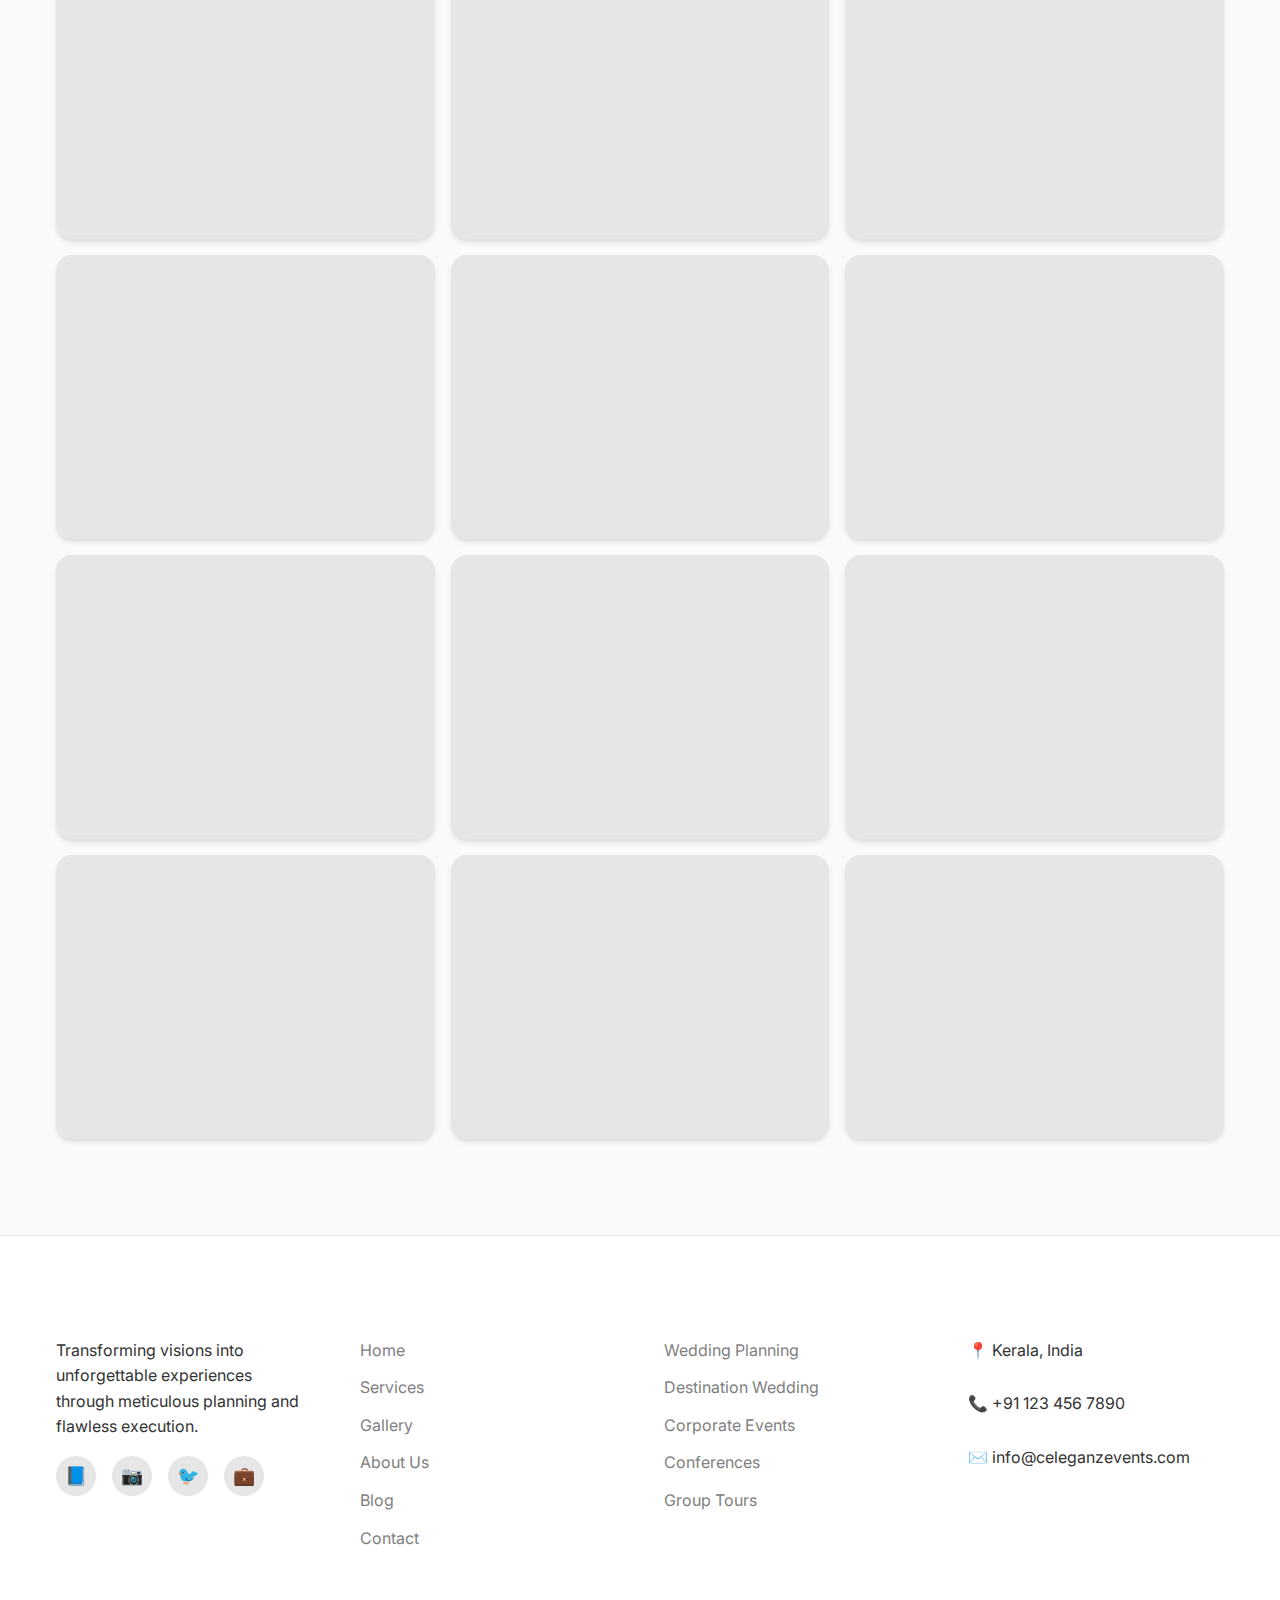
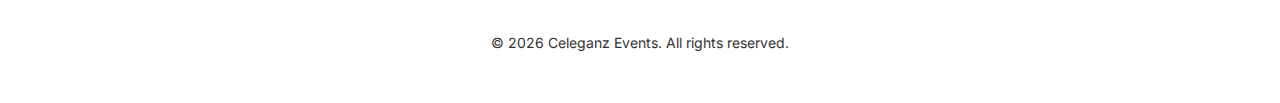
<file: gallery.html>
<!DOCTYPE html>
<html lang="en">

<head>
    <meta charset="UTF-8">
    <meta name="viewport" content="width=device-width, initial-scale=1.0">
    <meta name="description"
        content="Explore our gallery of past events, including weddings, corporate gatherings, and celebrations managed by Celeganz Events.">
    <meta name="keywords" content="event gallery, wedding photos, corporate event images, event management portfolio">
    <title>Gallery - Celeganz Events</title>

    <link rel="stylesheet" href="css/index.css">
    <style>
        .gallery-grid {
            display: grid;
            grid-template-columns: repeat(auto-fill, minmax(300px, 1fr));
            gap: var(--space-4);
            margin-top: var(--space-6);
        }

        .filter-bar {
            display: flex;
            justify-content: center;
            flex-wrap: wrap;
            gap: var(--space-3);
            margin-bottom: var(--space-10);
        }

        .filter-btn {
            padding: var(--space-2) var(--space-5);
            border-radius: var(--radius-full);
            border: 1px solid var(--color-light-gray);
            background: var(--color-white);
            color: var(--color-dark-gray);
            font-size: var(--font-size-sm);
            font-weight: 600;
            cursor: pointer;
            transition: all var(--transition-base);
            text-transform: uppercase;
            letter-spacing: 0.05em;
        }

        .filter-btn:hover {
            border-color: var(--color-black);
            color: var(--color-black);
        }

        .filter-btn.active {
            background: var(--color-black);
            color: var(--color-white);
            border-color: var(--color-black);
        }

        .gallery-item {
            position: relative;
            overflow: hidden;
            border-radius: var(--radius-lg);
            aspect-ratio: 4/3;
            cursor: pointer;
            box-shadow: var(--shadow-md);
            background: var(--color-light-gray);
            display: flex;
            align-items: center;
            justify-content: center;
            animation: fadeIn 0.5s ease-out;
        }

        .gallery-item img,
        .gallery-item video {
            width: 100%;
            height: 100%;
            object-fit: cover;
            transition: transform var(--transition-slow);
        }

        .gallery-item:hover img,
        .gallery-item:hover video {
            transform: scale(1.1);
        }

        .gallery-item::after {
            content: 'View';
            position: absolute;
            inset: 0;
            background: rgba(0, 0, 0, 0.5);
            color: white;
            display: flex;
            align-items: center;
            justify-content: center;
            opacity: 0;
            transition: opacity var(--transition-base);
            font-weight: 600;
            text-transform: uppercase;
            letter-spacing: 2px;
        }

        .gallery-item:hover::after {
            opacity: 1;
        }

        .empty-gallery {
            text-align: center;
            padding: var(--space-20) 0;
            grid-column: 1 / -1;
        }
    </style>
</head>

<body>
    <!-- Navigation Bar -->
    <nav class="navbar" id="navbar">
        <div class="navbar-container">
            <a href="index.html" class="navbar-logo">Celeganz Events</a>

            <ul class="navbar-menu" id="navbarMenu">
                <li><a href="index.html" class="navbar-link">Home</a></li>
                <li><a href="services.html" class="navbar-link">Services</a></li>
                <li><a href="gallery.html" class="navbar-link active">Gallery</a></li>
                <li><a href="about.html" class="navbar-link">About Us</a></li>
                <li><a href="blog.html" class="navbar-link">Blog</a></li>
                <li><a href="contact.html" class="navbar-link">Contact</a></li>
            </ul>

            <button class="navbar-toggle" id="navbarToggle" aria-label="Toggle navigation">
                <span class="navbar-toggle-bar"></span>
                <span class="navbar-toggle-bar"></span>
                <span class="navbar-toggle-bar"></span>
            </button>
        </div>
    </nav>

    <!-- Page Header -->
    <section class="hero" style="min-height: 40vh; background: var(--color-white);">
        <div class="hero-content">
            <h1 class="hero-title">Our Gallery</h1>
            <p class="hero-subtitle">Visual snippets of unforgettable experiences we've crafted.</p>
        </div>
    </section>

    <!-- Gallery Section -->
    <section class="section">
        <div class="container">
            <!-- Filter Bar -->
            <div class="filter-bar" id="filterBar">
                <button class="filter-btn active" data-filter="all">All</button>
                <button class="filter-btn" data-filter="wedding">Wedding</button>
                <button class="filter-btn" data-filter="birthday">Birthday</button>
                <button class="filter-btn" data-filter="nikkah">Muslim Wedding</button>
                <button class="filter-btn" data-filter="hinduWeddings">Hindu Wedding</button>
                <button class="filter-btn" data-filter="stages">Mandapam/Stages</button>
                <button class="filter-btn" data-filter="treditional">Traditional</button>
            </div>

            <div class="gallery-grid" id="galleryGrid">
                <!-- Items dynamically loaded via gallery.js -->
                <div class="empty-gallery">
                    <h3>Your Story Starts Here</h3>
                    <p>Loading gallery items...</p>
                </div>
            </div>
        </div>
    </section>

    <!-- Footer -->
    <footer class="footer">
        <div class="container">
            <div class="footer-content">
                <div class="footer-section">
                    <h3>Celeganz Events</h3>
                    <p>Transforming visions into unforgettable experiences through meticulous planning and flawless
                        execution.</p>
                    <div class="social-links">
                        <a href="#" class="social-link" aria-label="Facebook">📘</a>
                        <a href="#" class="social-link" aria-label="Instagram">📷</a>
                        <a href="#" class="social-link" aria-label="Twitter">🐦</a>
                        <a href="#" class="social-link" aria-label="LinkedIn">💼</a>
                    </div>
                </div>

                <div class="footer-section">
                    <h3>Quick Links</h3>
                    <div class="footer-links">
                        <a href="index.html" class="footer-link">Home</a>
                        <a href="services.html" class="footer-link">Services</a>
                        <a href="gallery.html" class="footer-link">Gallery</a>
                        <a href="about.html" class="footer-link">About Us</a>
                        <a href="blog.html" class="footer-link">Blog</a>
                        <a href="contact.html" class="footer-link">Contact</a>
                    </div>
                </div>

                <div class="footer-section">
                    <h3>Services</h3>
                    <div class="footer-links">
                        <a href="services.html#wedding-planning" class="footer-link">Wedding Planning</a>
                        <a href="services.html#destination-wedding" class="footer-link">Destination Wedding</a>
                        <a href="services.html#corporate-events" class="footer-link">Corporate Events</a>
                        <a href="services.html#conferences" class="footer-link">Conferences</a>
                        <a href="services.html#group-tours" class="footer-link">Group Tours</a>
                    </div>
                </div>

                <div class="footer-section">
                    <h3>Contact Info</h3>
                    <div class="footer-links">
                        <p style="color: var(--color-dark-gray);">📍 Kerala, India</p>
                        <p style="color: var(--color-dark-gray);">📞 +91 123 456 7890</p>
                        <p style="color: var(--color-dark-gray);">✉️ info@celeganzevents.com</p>
                    </div>
                </div>
            </div>

            <div class="footer-bottom">
                <p>&copy; <span id="currentYear"></span> Celeganz Events. All rights reserved.</p>
            </div>
        </div>
    </footer>

    <script src="js/main.js"></script>
    <script src="js/gallery.js"></script>
    <script src="js/asset_manager.js"></script>
</body>

</html>
</file>
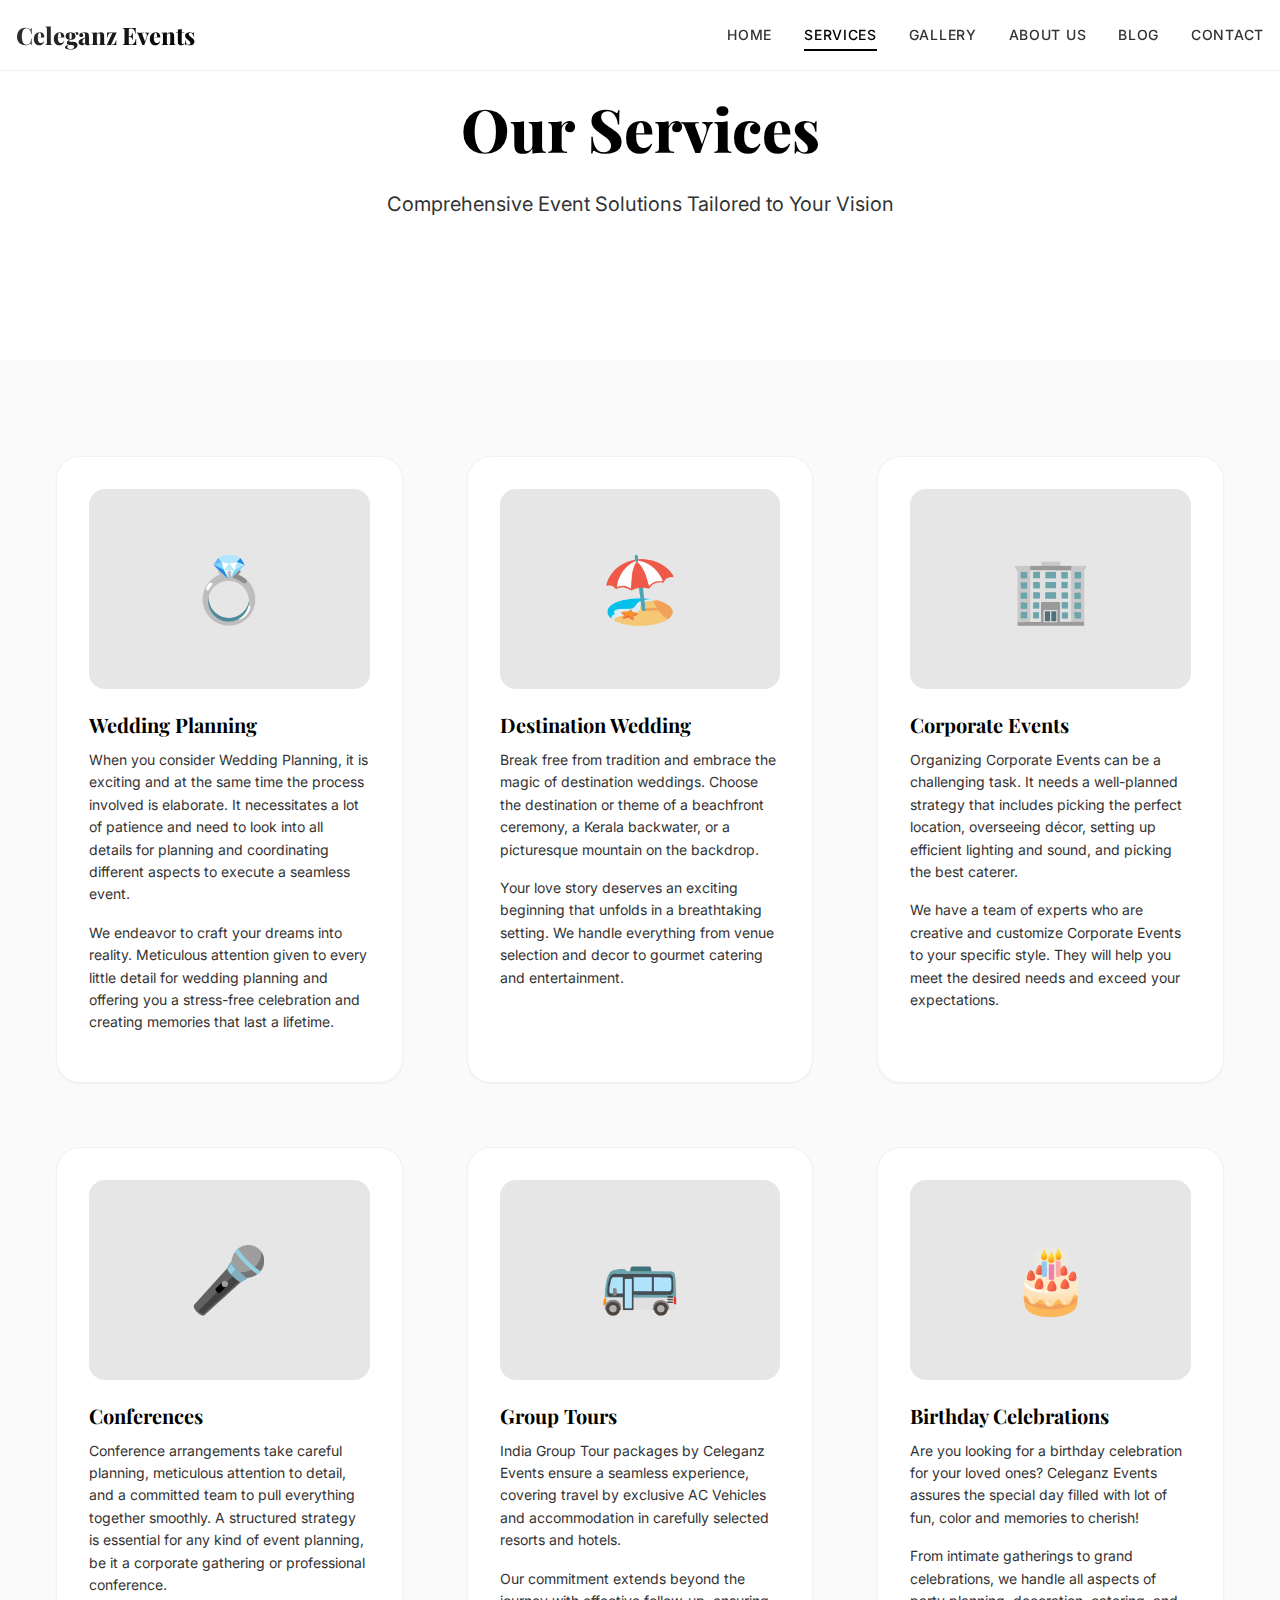
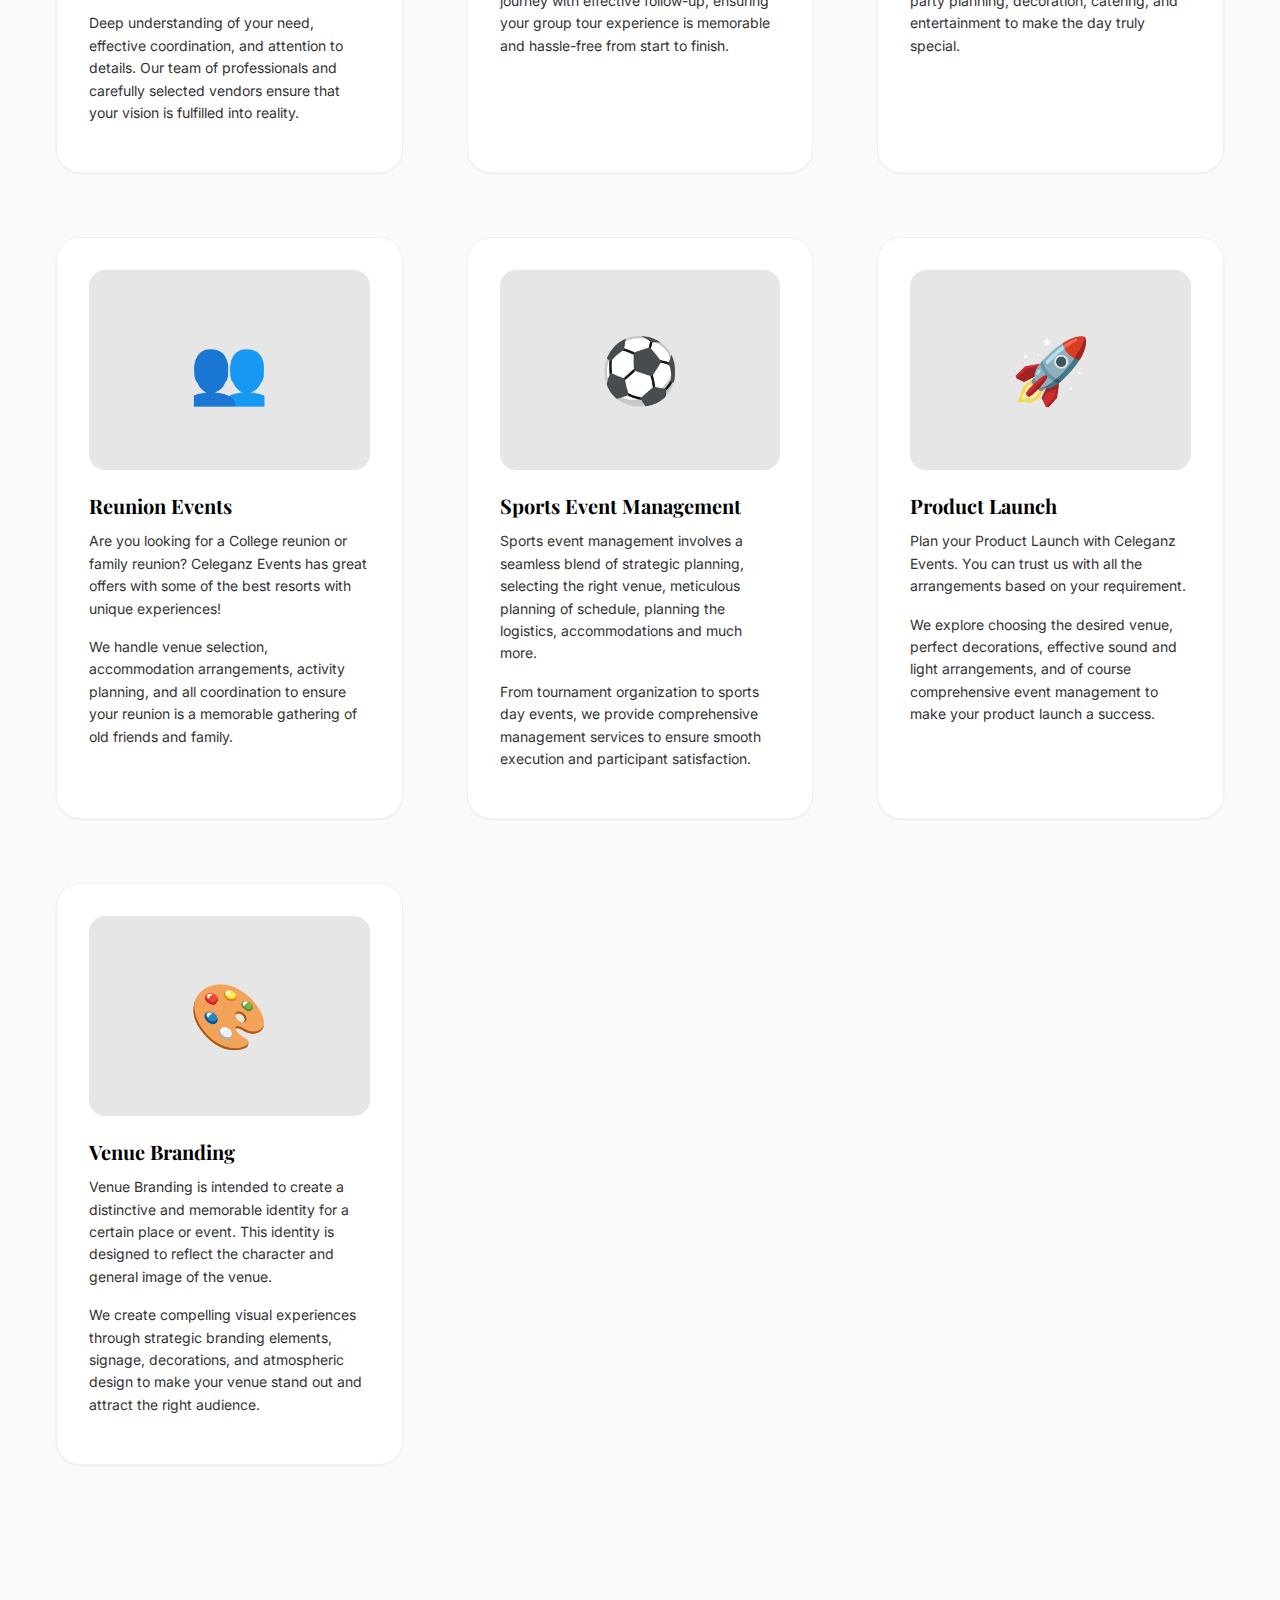
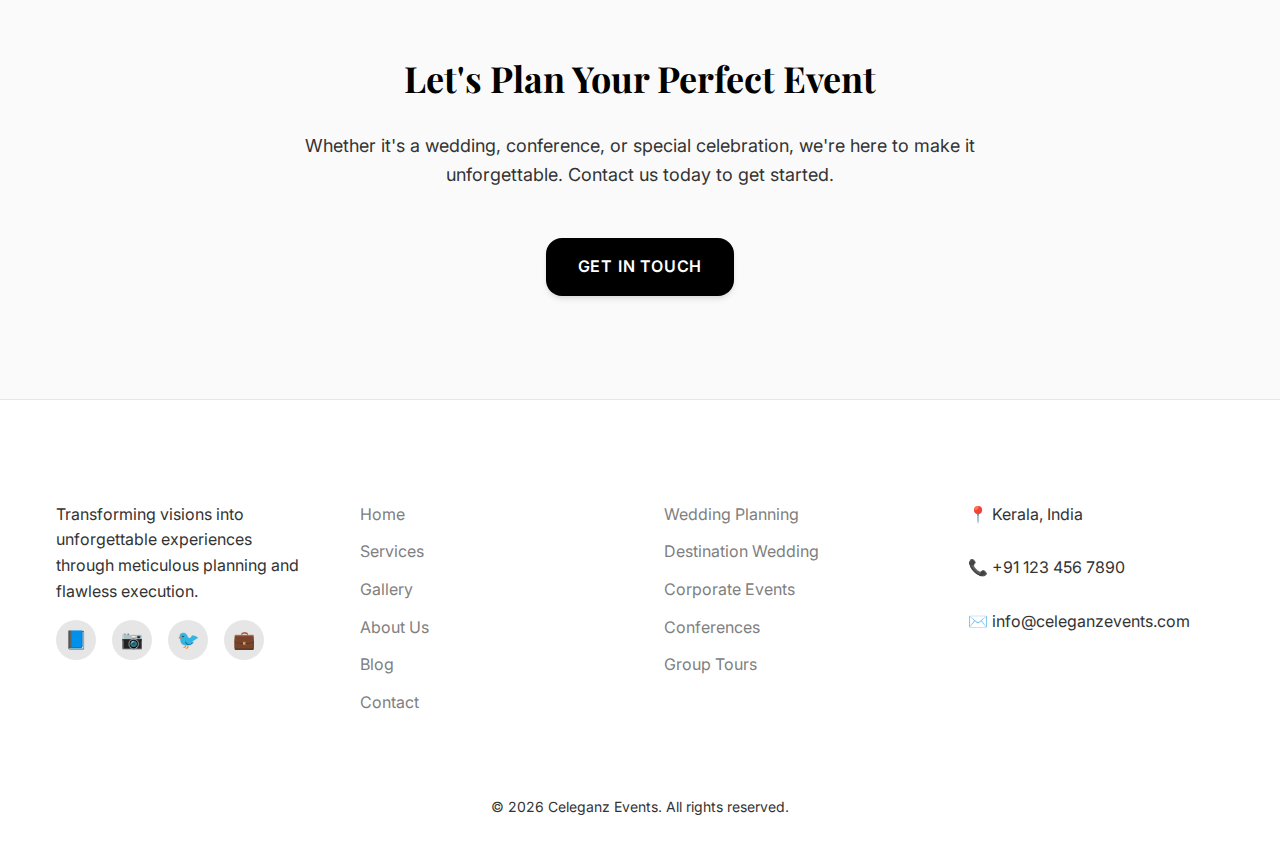
<file: services.html>
<!DOCTYPE html>
<html lang="en">

<head>
    <meta charset="UTF-8">
    <meta name="viewport" content="width=device-width, initial-scale=1.0">
    <meta name="description"
        content="Professional event management services including wedding planning, destination weddings, corporate events, conferences, group tours, and more.">
    <meta name="keywords"
        content="wedding planning, destination wedding, corporate events, conferences, group tours, birthday celebrations, event services">
    <title>Services - Celeganz Events</title>

    <link rel="stylesheet" href="css/index.css">
</head>

<body>
    <!-- Navigation Bar -->
    <nav class="navbar" id="navbar">
        <div class="navbar-container">
            <a href="index.html" class="navbar-logo">Celeganz Events</a>

            <ul class="navbar-menu" id="navbarMenu">
                <li><a href="index.html" class="navbar-link">Home</a></li>
                <li><a href="services.html" class="navbar-link active">Services</a></li>
                <li><a href="gallery.html" class="navbar-link">Gallery</a></li>
                <li><a href="about.html" class="navbar-link">About Us</a></li>
                <li><a href="blog.html" class="navbar-link">Blog</a></li>
                <li><a href="contact.html" class="navbar-link">Contact</a></li>
            </ul>

            <button class="navbar-toggle" id="navbarToggle" aria-label="Toggle navigation">
                <span class="navbar-toggle-bar"></span>
                <span class="navbar-toggle-bar"></span>
                <span class="navbar-toggle-bar"></span>
            </button>
        </div>
    </nav>

    <!-- Page Header -->
    <section class="hero" style="min-height: 40vh; background: var(--color-white);">
        <div class="hero-content">
            <h1 class="hero-title">Our Services</h1>
            <p class="hero-subtitle">Comprehensive Event Solutions Tailored to Your Vision</p>
        </div>
    </section>

    <!-- Services Grid -->
    <section class="section section-light">
        <div class="container">
            <div class="grid grid-2" style="gap: var(--space-10);">

                <!-- Wedding Planning -->
                <div class="card" id="wedding-planning">
                    <div
                        style="width: 100%; height: 200px; background: var(--color-light-gray); border-radius: var(--radius-lg); margin-bottom: var(--space-5); display: flex; align-items: center; justify-content: center; font-size: 4rem;">
                        💍
                    </div>
                    <h3 class="service-card-title">Wedding Planning</h3>
                    <p class="service-card-description mb-4">When you consider Wedding Planning, it is exciting and at
                        the same time the process involved is elaborate. It necessitates a lot of patience and need to
                        look into all details for planning and coordinating different aspects to execute a seamless
                        event.</p>
                    <p class="service-card-description">We endeavor to craft your dreams into reality. Meticulous
                        attention given to every little detail for wedding planning and offering you a stress-free
                        celebration and creating memories that last a lifetime.</p>
                </div>

                <!-- Destination Wedding -->
                <div class="card" id="destination-wedding">
                    <div
                        style="width: 100%; height: 200px; background: var(--color-light-gray); border-radius: var(--radius-lg); margin-bottom: var(--space-5); display: flex; align-items: center; justify-content: center; font-size: 4rem;">
                        🏖️
                    </div>
                    <h3 class="service-card-title">Destination Wedding</h3>
                    <p class="service-card-description mb-4">Break free from tradition and embrace the magic of
                        destination weddings. Choose the destination or theme of a beachfront ceremony, a Kerala
                        backwater, or a picturesque mountain on the backdrop.</p>
                    <p class="service-card-description">Your love story deserves an exciting beginning that unfolds in a
                        breathtaking setting. We handle everything from venue selection and decor to gourmet catering
                        and entertainment.</p>
                </div>

                <!-- Corporate Events -->
                <div class="card" id="corporate-events">
                    <div
                        style="width: 100%; height: 200px; background: var(--color-light-gray); border-radius: var(--radius-lg); margin-bottom: var(--space-5); display: flex; align-items: center; justify-content: center; font-size: 4rem;">
                        🏢
                    </div>
                    <h3 class="service-card-title">Corporate Events</h3>
                    <p class="service-card-description mb-4">Organizing Corporate Events can be a challenging task. It
                        needs a well-planned strategy that includes picking the perfect location, overseeing décor,
                        setting up efficient lighting and sound, and picking the best caterer.</p>
                    <p class="service-card-description">We have a team of experts who are creative and customize
                        Corporate Events to your specific style. They will help you meet the desired needs and exceed
                        your expectations.</p>
                </div>

                <!-- Conferences -->
                <div class="card" id="conferences">
                    <div
                        style="width: 100%; height: 200px; background: var(--color-light-gray); border-radius: var(--radius-lg); margin-bottom: var(--space-5); display: flex; align-items: center; justify-content: center; font-size: 4rem;">
                        🎤
                    </div>
                    <h3 class="service-card-title">Conferences</h3>
                    <p class="service-card-description mb-4">Conference arrangements take careful planning, meticulous
                        attention to detail, and a committed team to pull everything together smoothly. A structured
                        strategy is essential for any kind of event planning, be it a corporate gathering or
                        professional conference.</p>
                    <p class="service-card-description">Deep understanding of your need, effective coordination, and
                        attention to details. Our team of professionals and carefully selected vendors ensure that your
                        vision is fulfilled into reality.</p>
                </div>

                <!-- Group Tours -->
                <div class="card" id="group-tours">
                    <div
                        style="width: 100%; height: 200px; background: var(--color-light-gray); border-radius: var(--radius-lg); margin-bottom: var(--space-5); display: flex; align-items: center; justify-content: center; font-size: 4rem;">
                        🚌
                    </div>
                    <h3 class="service-card-title">Group Tours</h3>
                    <p class="service-card-description mb-4">India Group Tour packages by Celeganz Events ensure a
                        seamless experience, covering travel by exclusive AC Vehicles and accommodation in carefully
                        selected resorts and hotels.</p>
                    <p class="service-card-description">Our commitment extends beyond the journey with effective
                        follow-up, ensuring your group tour experience is memorable and hassle-free from start to
                        finish.</p>
                </div>

                <!-- Birthday Celebrations -->
                <div class="card" id="birthday">
                    <div
                        style="width: 100%; height: 200px; background: var(--color-light-gray); border-radius: var(--radius-lg); margin-bottom: var(--space-5); display: flex; align-items: center; justify-content: center; font-size: 4rem;">
                        🎂
                    </div>
                    <h3 class="service-card-title">Birthday Celebrations</h3>
                    <p class="service-card-description mb-4">Are you looking for a birthday celebration for your loved
                        ones? Celeganz Events assures the special day filled with lot of fun, color and memories to
                        cherish!</p>
                    <p class="service-card-description">From intimate gatherings to grand celebrations, we handle all
                        aspects of party planning, decoration, catering, and entertainment to make the day truly
                        special.</p>
                </div>

                <!-- Reunion Events -->
                <div class="card" id="reunion">
                    <div
                        style="width: 100%; height: 200px; background: var(--color-light-gray); border-radius: var(--radius-lg); margin-bottom: var(--space-5); display: flex; align-items: center; justify-content: center; font-size: 4rem;">
                        👥
                    </div>
                    <h3 class="service-card-title">Reunion Events</h3>
                    <p class="service-card-description mb-4">Are you looking for a College reunion or family reunion?
                        Celeganz Events has great offers with some of the best resorts with unique experiences!</p>
                    <p class="service-card-description">We handle venue selection, accommodation arrangements, activity
                        planning, and all coordination to ensure your reunion is a memorable gathering of old friends
                        and family.</p>
                </div>

                <!-- Sports Event Management -->
                <div class="card" id="sports-events">
                    <div
                        style="width: 100%; height: 200px; background: var(--color-light-gray); border-radius: var(--radius-lg); margin-bottom: var(--space-5); display: flex; align-items: center; justify-content: center; font-size: 4rem;">
                        ⚽
                    </div>
                    <h3 class="service-card-title">Sports Event Management</h3>
                    <p class="service-card-description mb-4">Sports event management involves a seamless blend of
                        strategic planning, selecting the right venue, meticulous planning of schedule, planning the
                        logistics, accommodations and much more.</p>
                    <p class="service-card-description">From tournament organization to sports day events, we provide
                        comprehensive management services to ensure smooth execution and participant satisfaction.</p>
                </div>

                <!-- Product Launch -->
                <div class="card" id="product-launch">
                    <div
                        style="width: 100%; height: 200px; background: var(--color-light-gray); border-radius: var(--radius-lg); margin-bottom: var(--space-5); display: flex; align-items: center; justify-content: center; font-size: 4rem;">
                        🚀
                    </div>
                    <h3 class="service-card-title">Product Launch</h3>
                    <p class="service-card-description mb-4">Plan your Product Launch with Celeganz Events. You can
                        trust us with all the arrangements based on your requirement.</p>
                    <p class="service-card-description">We explore choosing the desired venue, perfect decorations,
                        effective sound and light arrangements, and of course comprehensive event management to make
                        your product launch a success.</p>
                </div>

                <!-- Venue Branding -->
                <div class="card" id="venue-branding">
                    <div
                        style="width: 100%; height: 200px; background: var(--color-light-gray); border-radius: var(--radius-lg); margin-bottom: var(--space-5); display: flex; align-items: center; justify-content: center; font-size: 4rem;">
                        🎨
                    </div>
                    <h3 class="service-card-title">Venue Branding</h3>
                    <p class="service-card-description mb-4">Venue Branding is intended to create a distinctive and
                        memorable identity for a certain place or event. This identity is designed to reflect the
                        character and general image of the venue.</p>
                    <p class="service-card-description">We create compelling visual experiences through strategic
                        branding elements, signage, decorations, and atmospheric design to make your venue stand out and
                        attract the right audience.</p>
                </div>

            </div>
        </div>
    </section>

    <!-- CTA Section -->
    <section class="section section-light">
        <div class="container text-center">
            <h2 class="mb-6">Let's Plan Your Perfect Event</h2>
            <p class="mb-8"
                style="font-size: var(--font-size-lg); max-width: 700px; margin-left: auto; margin-right: auto;">
                Whether it's a wedding, conference, or special celebration, we're here to make it unforgettable. Contact
                us today to get started.
            </p>
            <a href="contact.html" class="btn btn-primary">Get in Touch</a>
        </div>
    </section>

    <!-- Footer -->
    <footer class="footer">
        <div class="container">
            <div class="footer-content">
                <div class="footer-section">
                    <h3>Celeganz Events</h3>
                    <p>Transforming visions into unforgettable experiences through meticulous planning and flawless
                        execution.</p>
                    <div class="social-links">
                        <a href="#" class="social-link" aria-label="Facebook">📘</a>
                        <a href="#" class="social-link" aria-label="Instagram">📷</a>
                        <a href="#" class="social-link" aria-label="Twitter">🐦</a>
                        <a href="#" class="social-link" aria-label="LinkedIn">💼</a>
                    </div>
                </div>

                <div class="footer-section">
                    <h3>Quick Links</h3>
                    <div class="footer-links">
                        <a href="index.html" class="footer-link">Home</a>
                        <a href="services.html" class="footer-link">Services</a>
                        <a href="gallery.html" class="footer-link">Gallery</a>
                        <a href="about.html" class="footer-link">About Us</a>
                        <a href="blog.html" class="footer-link">Blog</a>
                        <a href="contact.html" class="footer-link">Contact</a>
                    </div>
                </div>

                <div class="footer-section">
                    <h3>Services</h3>
                    <div class="footer-links">
                        <a href="services.html#wedding-planning" class="footer-link">Wedding Planning</a>
                        <a href="services.html#destination-wedding" class="footer-link">Destination Wedding</a>
                        <a href="services.html#corporate-events" class="footer-link">Corporate Events</a>
                        <a href="services.html#conferences" class="footer-link">Conferences</a>
                        <a href="services.html#group-tours" class="footer-link">Group Tours</a>
                    </div>
                </div>

                <div class="footer-section">
                    <h3>Contact Info</h3>
                    <div class="footer-links">
                        <p style="color: var(--color-dark-gray);">📍 Kerala, India</p>
                        <p style="color: var(--color-dark-gray);">📞 +91 123 456 7890</p>
                        <p style="color: var(--color-dark-gray);">✉️ info@celeganzevents.com</p>
                    </div>
                </div>
            </div>

            <div class="footer-bottom">
                <p>&copy; <span id="currentYear"></span> Celeganz Events. All rights reserved.</p>
            </div>
        </div>
    </footer>

    <script src="js/main.js"></script>
    <script src="js/asset_manager.js"></script>
</body>

</html>
</file>
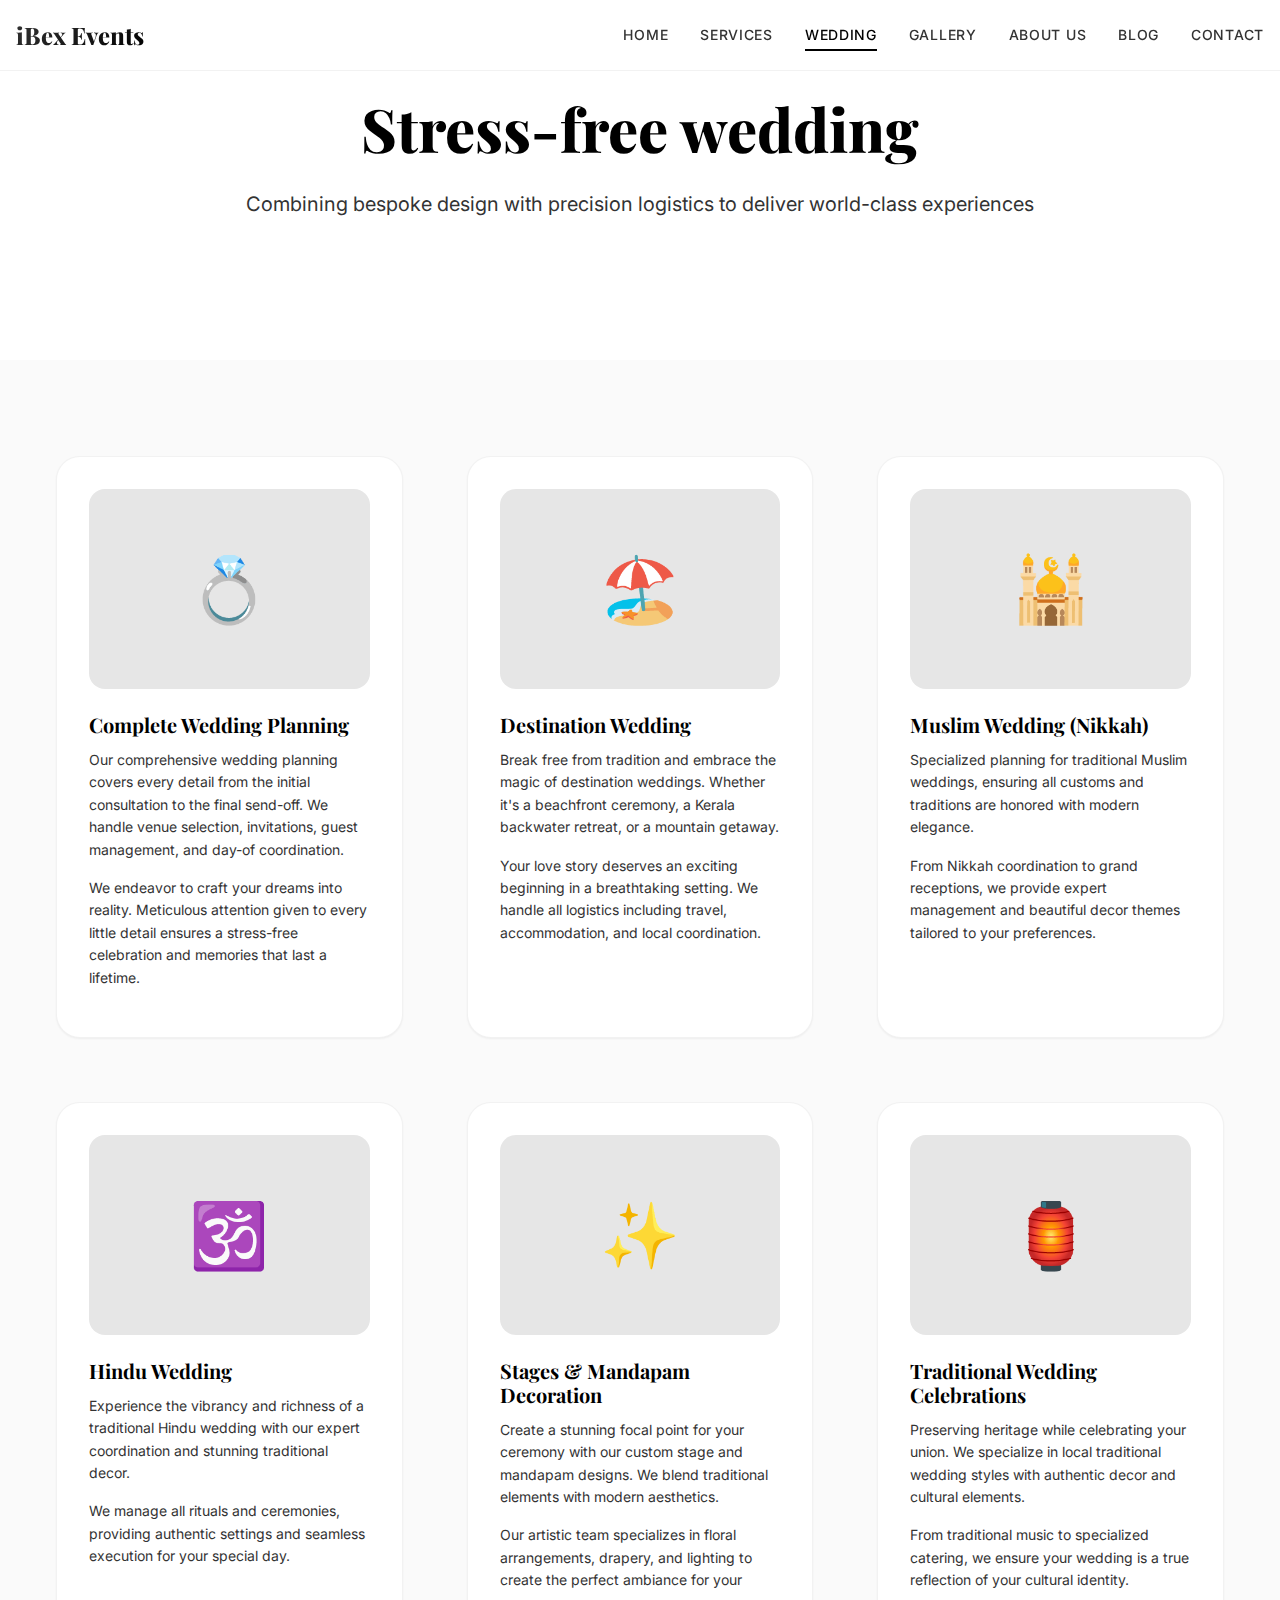
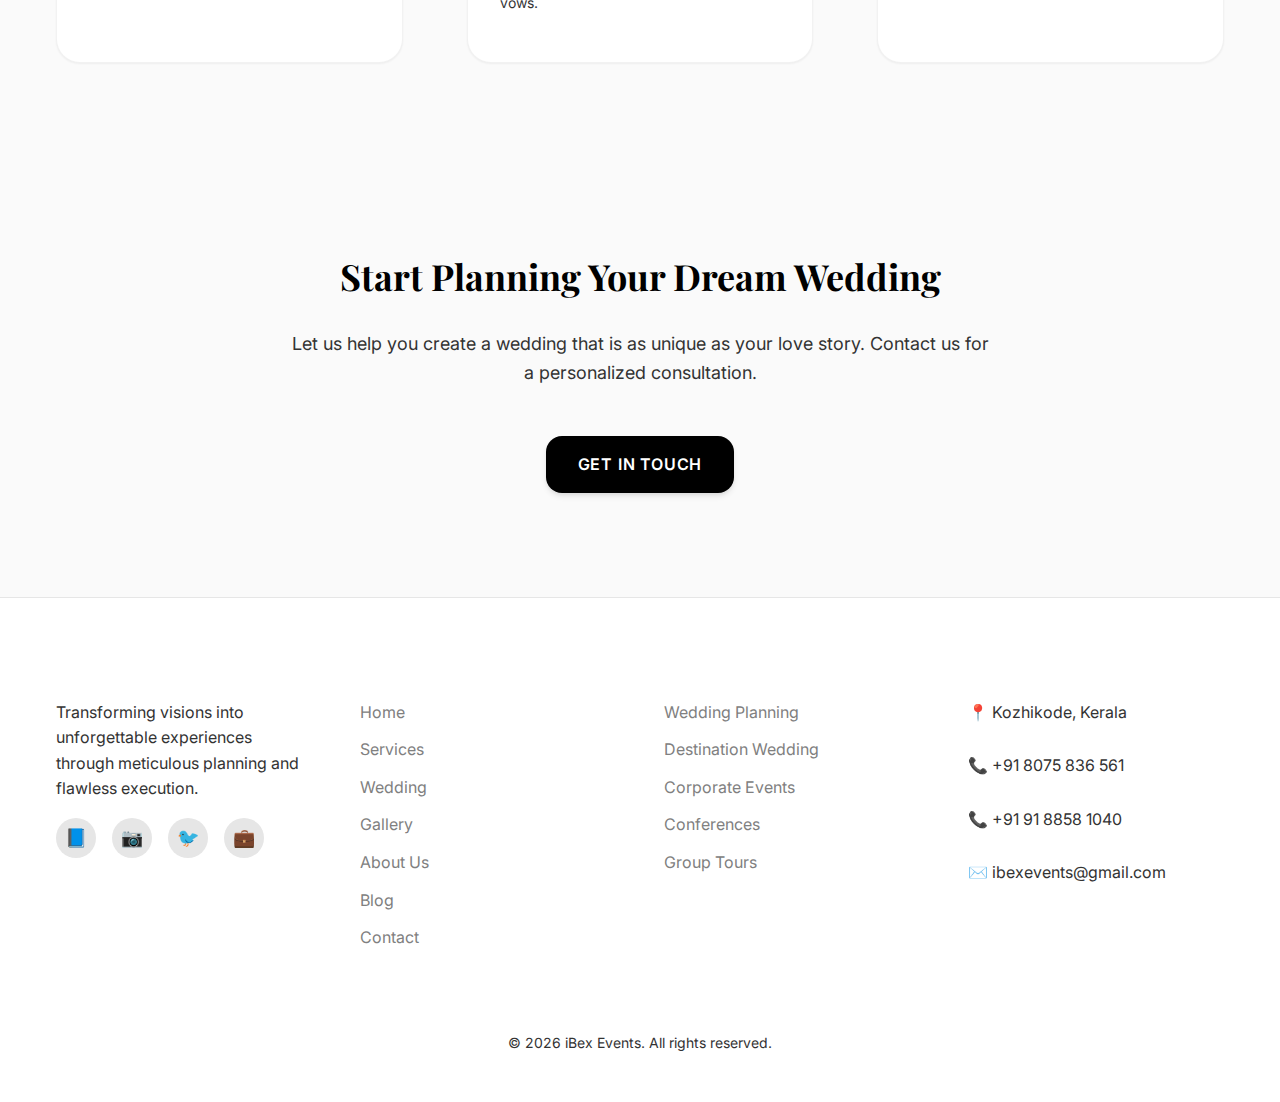
<file: wedding.html>
<!DOCTYPE html>
<html lang="en">

<head>
    <meta charset="UTF-8">
    <meta name="viewport" content="width=device-width, initial-scale=1.0">
    <meta name="description"
        content="Dedicated wedding planning services by iBex Events. We create unforgettable wedding experiences, from destination weddings to traditional ceremonies.">
    <meta name="keywords"
        content="wedding planning, destination wedding, muslim wedding, hindu wedding, mandapam decoration, wedding stage, traditional wedding">
    <title>Wedding Services - iBex Events</title>

    <link rel="stylesheet" href="css/index.css">
</head>

<body>
    <!-- Navigation Bar -->
    <nav class="navbar" id="navbar">
        <div class="navbar-container">
            <a href="index.html" class="navbar-logo">iBex Events</a>

            <ul class="navbar-menu" id="navbarMenu">
                <li><a href="index.html" class="navbar-link">Home</a></li>
                <li><a href="services.html" class="navbar-link">Services</a></li>
                <li><a href="wedding.html" class="navbar-link active">Wedding</a></li>
                <li><a href="gallery.html" class="navbar-link">Gallery</a></li>
                <li><a href="about.html" class="navbar-link">About Us</a></li>
                <li><a href="blog.html" class="navbar-link">Blog</a></li>
                <li><a href="contact.html" class="navbar-link">Contact</a></li>
            </ul>

            <button class="navbar-toggle" id="navbarToggle" aria-label="Toggle navigation">
                <span class="navbar-toggle-bar"></span>
                <span class="navbar-toggle-bar"></span>
                <span class="navbar-toggle-bar"></span>
            </button>
        </div>
    </nav>

    <!-- Page Header -->
    <section class="hero" style="min-height: 40vh; background: var(--color-white);">
        <div class="hero-content">
            <h1 class="hero-title">Stress-free wedding </h1>
            <p class="hero-subtitle"> Combining bespoke design with precision logistics to deliver world-class
                experiences</p>
        </div>
    </section>

    <!-- Wedding Services Grid -->
    <section class="section section-light">
        <div class="container">
            <div class="grid grid-2" style="gap: var(--space-10);">

                <!-- Wedding Planning -->
                <div class="card" id="wedding-planning">
                    <div
                        style="width: 100%; height: 200px; background: var(--color-light-gray); border-radius: var(--radius-lg); margin-bottom: var(--space-5); display: flex; align-items: center; justify-content: center; font-size: 4rem;">
                        💍
                    </div>
                    <h3 class="service-card-title">Complete Wedding Planning</h3>
                    <p class="service-card-description mb-4">Our comprehensive wedding planning covers every detail from
                        the initial consultation to the final send-off. We handle venue selection, invitations, guest
                        management, and day-of coordination.</p>
                    <p class="service-card-description">We endeavor to craft your dreams into reality. Meticulous
                        attention given to every little detail ensures a stress-free celebration and memories that last
                        a lifetime.</p>
                </div>

                <!-- Destination Wedding -->
                <div class="card" id="destination-wedding">
                    <div
                        style="width: 100%; height: 200px; background: var(--color-light-gray); border-radius: var(--radius-lg); margin-bottom: var(--space-5); display: flex; align-items: center; justify-content: center; font-size: 4rem;">
                        🏖️
                    </div>
                    <h3 class="service-card-title">Destination Wedding</h3>
                    <p class="service-card-description mb-4">Break free from tradition and embrace the magic of
                        destination weddings. Whether it's a beachfront ceremony, a Kerala backwater retreat, or a
                        mountain getaway.</p>
                    <p class="service-card-description">Your love story deserves an exciting beginning in a breathtaking
                        setting. We handle all logistics including travel, accommodation, and local coordination.</p>
                </div>

                <!-- Muslim Wedding (Nikkah) -->
                <div class="card" id="nikkah">
                    <div
                        style="width: 100%; height: 200px; background: var(--color-light-gray); border-radius: var(--radius-lg); margin-bottom: var(--space-5); display: flex; align-items: center; justify-content: center; font-size: 4rem;">
                        🕌
                    </div>
                    <h3 class="service-card-title">Muslim Wedding (Nikkah)</h3>
                    <p class="service-card-description mb-4">Specialized planning for traditional Muslim weddings,
                        ensuring all customs and traditions are honored with modern elegance.</p>
                    <p class="service-card-description">From Nikkah coordination to grand receptions, we provide expert
                        management and beautiful decor themes tailored to your preferences.</p>
                </div>

                <!-- Hindu Wedding -->
                <div class="card" id="hindu-wedding">
                    <div
                        style="width: 100%; height: 200px; background: var(--color-light-gray); border-radius: var(--radius-lg); margin-bottom: var(--space-5); display: flex; align-items: center; justify-content: center; font-size: 4rem;">
                        🕉️
                    </div>
                    <h3 class="service-card-title">Hindu Wedding</h3>
                    <p class="service-card-description mb-4">Experience the vibrancy and richness of a traditional Hindu
                        wedding with our expert coordination and stunning traditional decor.</p>
                    <p class="service-card-description">We manage all rituals and ceremonies, providing authentic
                        settings and seamless execution for your special day.</p>
                </div>

                <!-- Stage & Mandapam -->
                <div class="card" id="stages">
                    <div
                        style="width: 100%; height: 200px; background: var(--color-light-gray); border-radius: var(--radius-lg); margin-bottom: var(--space-5); display: flex; align-items: center; justify-content: center; font-size: 4rem;">
                        ✨
                    </div>
                    <h3 class="service-card-title">Stages & Mandapam Decoration</h3>
                    <p class="service-card-description mb-4">Create a stunning focal point for your ceremony with our
                        custom stage and mandapam designs. We blend traditional elements with modern aesthetics.</p>
                    <p class="service-card-description">Our artistic team specializes in floral arrangements, drapery,
                        and lighting to create the perfect ambiance for your vows.</p>
                </div>

                <!-- Traditional Celebrations -->
                <div class="card" id="traditional">
                    <div
                        style="width: 100%; height: 200px; background: var(--color-light-gray); border-radius: var(--radius-lg); margin-bottom: var(--space-5); display: flex; align-items: center; justify-content: center; font-size: 4rem;">
                        🏮
                    </div>
                    <h3 class="service-card-title">Traditional Wedding Celebrations</h3>
                    <p class="service-card-description mb-4">Preserving heritage while celebrating your union. We
                        specialize in local traditional wedding styles with authentic decor and cultural elements.</p>
                    <p class="service-card-description">From traditional music to specialized catering, we ensure your
                        wedding is a true reflection of your cultural identity.</p>
                </div>

            </div>
        </div>
    </section>

    <!-- CTA Section -->
    <section class="section section-light">
        <div class="container text-center">
            <h2 class="mb-6">Start Planning Your Dream Wedding</h2>
            <p class="mb-8"
                style="font-size: var(--font-size-lg); max-width: 700px; margin-left: auto; margin-right: auto;">
                Let us help you create a wedding that is as unique as your love story. Contact us for a personalized
                consultation.
            </p>
            <a href="contact.html" class="btn btn-primary">Get in Touch</a>
        </div>
    </section>

    <!-- Footer -->
    <footer class="footer">
        <div class="container">
            <div class="footer-content">
                <div class="footer-section">
                    <h3>iBex Events</h3>
                    <p>Transforming visions into unforgettable experiences through meticulous planning and flawless
                        execution.</p>
                    <div class="social-links">
                        <a href="#" class="social-link" aria-label="Facebook">📘</a>
                        <a href="#" class="social-link" aria-label="Instagram">📷</a>
                        <a href="#" class="social-link" aria-label="Twitter">🐦</a>
                        <a href="#" class="social-link" aria-label="LinkedIn">💼</a>
                    </div>
                </div>

                <div class="footer-section">
                    <h3>Quick Links</h3>
                    <div class="footer-links">
                        <a href="index.html" class="footer-link">Home</a>
                        <a href="services.html" class="footer-link">Services</a>
                        <a href="wedding.html" class="footer-link">Wedding</a>
                        <a href="gallery.html" class="footer-link">Gallery</a>
                        <a href="about.html" class="footer-link">About Us</a>
                        <a href="blog.html" class="footer-link">Blog</a>
                        <a href="contact.html" class="footer-link">Contact</a>
                    </div>
                </div>

                <div class="footer-section">
                    <h3>Services</h3>
                    <div class="footer-links">
                        <a href="services.html#wedding-planning" class="footer-link">Wedding Planning</a>
                        <a href="services.html#destination-wedding" class="footer-link">Destination Wedding</a>
                        <a href="services.html#corporate-events" class="footer-link">Corporate Events</a>
                        <a href="services.html#conferences" class="footer-link">Conferences</a>
                        <a href="services.html#group-tours" class="footer-link">Group Tours</a>
                    </div>
                </div>

                <div class="footer-section">
                    <h3>Contact Info</h3>
                    <div class="footer-links">
                        <p style="color: var(--color-dark-gray);">📍 Kozhikode, Kerala</p>
                        <p style="color: var(--color-dark-gray);">📞 <a href="tel:+918075836561"
                                style="color: inherit; text-decoration: none;">+91 8075 836 561</a></p>
                        <p style="color: var(--color-dark-gray);">📞 <a href="tel:+919188581040"
                                style="color: inherit; text-decoration: none;">+91 91 8858 1040</a></p>
                        <p style="color: var(--color-dark-gray);">✉️ ibexevents@gmail.com</p>
                    </div>
                </div>
            </div>

            <div class="footer-bottom">
                <p>&copy; <span id="currentYear"></span> iBex Events. All rights reserved.</p>
            </div>
        </div>
    </footer>

    <script src="js/main.js"></script>
    <script src="js/asset_manager.js"></script>
</body>

</html>
</file>
<file: css/index.css>
/* =================================================================
   Event Management Website - Design System
   ================================================================= */

/* Import Google Fonts */
@import url('https://fonts.googleapis.com/css2?family=Inter:wght@300;400;500;600;700;800&family=Playfair+Display:wght@600;700;800&display=swap');

/* =================================================================
   CSS Custom Properties - Design Tokens
   ================================================================= */
:root {
  /* Color Palette - Monochrome & Elegant */
  --color-primary: hsl(0, 0%, 20%);
  --color-primary-light: hsl(0, 0%, 40%);
  --color-primary-dark: hsl(0, 0%, 0%);
  --color-secondary: hsl(0, 0%, 30%);
  --color-accent: hsl(0, 0%, 50%);
  --color-success: hsl(150, 0%, 30%);
  /* Keeping a hint of success green but muted */

  /* Gradients - Subtle Grayscale */
  --gradient-primary: linear-gradient(135deg, hsl(0, 0%, 20%) 0%, hsl(0, 0%, 0%) 100%);
  --gradient-hero: linear-gradient(135deg, hsl(0, 0%, 95%) 0%, hsl(0, 0%, 85%) 50%, hsl(0, 0%, 75%) 100%);
  --gradient-card: linear-gradient(145deg, hsl(0, 0%, 100%) 0%, hsl(0, 0%, 95%) 100%);
  --gradient-overlay: linear-gradient(180deg, hsla(0, 0%, 100%, 0.1) 0%, hsla(0, 0%, 100%, 0.4) 100%);

  /* Neutral Colors */
  --color-white: hsl(0, 0%, 100%);
  --color-off-white: hsl(0, 0%, 98%);
  --color-light-gray: hsl(0, 0%, 90%);
  --color-gray: hsl(0, 0%, 50%);
  --color-dark-gray: hsl(0, 0%, 20%);
  --color-dark: hsl(0, 0%, 5%);
  --color-black: hsl(0, 0%, 0%);

  /* Typography */
  --font-primary: 'Inter', -apple-system, BlinkMacSystemFont, 'Segoe UI', sans-serif;
  --font-display: 'Playfair Display', Georgia, serif;

  /* Font Sizes */
  --font-size-xs: 0.75rem;
  /* 12px */
  --font-size-sm: 0.875rem;
  /* 14px */
  --font-size-base: 1rem;
  /* 16px */
  --font-size-lg: 1.125rem;
  /* 18px */
  --font-size-xl: 1.25rem;
  /* 20px */
  --font-size-2xl: 1.5rem;
  /* 24px */
  --font-size-3xl: 1.875rem;
  /* 30px */
  --font-size-4xl: 2.25rem;
  /* 36px */
  --font-size-5xl: 3rem;
  /* 48px */
  --font-size-6xl: 3.75rem;
  /* 60px */

  /* Spacing */
  --space-1: 0.25rem;
  /* 4px */
  --space-2: 0.5rem;
  /* 8px */
  --space-3: 0.75rem;
  /* 12px */
  --space-4: 1rem;
  /* 16px */
  --space-5: 1.5rem;
  /* 24px */
  --space-6: 2rem;
  /* 32px */
  --space-8: 3rem;
  /* 48px */
  --space-10: 4rem;
  /* 64px */
  --space-12: 6rem;
  /* 96px */
  --space-16: 8rem;
  /* 128px */

  /* Borders */
  --radius-sm: 0.375rem;
  /* 6px */
  --radius-md: 0.5rem;
  /* 8px */
  --radius-lg: 1rem;
  /* 16px */
  --radius-xl: 1.5rem;
  /* 24px */
  --radius-full: 9999px;

  /* Shadows */
  --shadow-sm: 0 1px 2px 0 rgba(0, 0, 0, 0.05);
  --shadow-md: 0 4px 6px -1px rgba(0, 0, 0, 0.1), 0 2px 4px -1px rgba(0, 0, 0, 0.06);
  --shadow-lg: 0 10px 15px -3px rgba(0, 0, 0, 0.1), 0 4px 6px -2px rgba(0, 0, 0, 0.05);
  --shadow-xl: 0 20px 25px -5px rgba(0, 0, 0, 0.1), 0 10px 10px -5px rgba(0, 0, 0, 0.04);
  --shadow-glow: 0 0 30px rgba(0, 0, 0, 0.1);

  /* Transitions */
  --transition-fast: 150ms cubic-bezier(0.4, 0, 0.2, 1);
  --transition-base: 300ms cubic-bezier(0.4, 0, 0.2, 1);
  --transition-slow: 500ms cubic-bezier(0.4, 0, 0.2, 1);

  /* Z-index */
  --z-dropdown: 1000;
  --z-sticky: 1020;
  --z-fixed: 1030;
  --z-modal-backdrop: 1040;
  --z-modal: 1050;
  --z-popover: 1060;
  --z-tooltip: 1070;
}

/* =================================================================
   Reset & Base Styles
   ================================================================= */
*,
*::before,
*::after {
  box-sizing: border-box;
  margin: 0;
  padding: 0;
}

html {
  scroll-behavior: smooth;
  -webkit-font-smoothing: antialiased;
  -moz-osx-font-smoothing: grayscale;
}

body {
  font-family: var(--font-primary);
  font-size: var(--font-size-base);
  line-height: 1.6;
  color: var(--color-dark-gray);
  background-color: var(--color-off-white);
  overflow-x: hidden;
}

img {
  max-width: 100%;
  height: auto;
  display: block;
}

a {
  color: inherit;
  text-decoration: none;
  transition: color var(--transition-base);
}

button {
  font-family: inherit;
  cursor: pointer;
  border: none;
  background: none;
}

ul {
  list-style: none;
}

/* =================================================================
   Typography
   ================================================================= */
h1,
h2,
h3,
h4,
h5,
h6 {
  font-family: var(--font-display);
  font-weight: 700;
  line-height: 1.2;
  color: var(--color-black);
  margin-bottom: var(--space-4);
}

h1 {
  font-size: var(--font-size-5xl);
  font-weight: 800;
}

h2 {
  font-size: var(--font-size-4xl);
}

h3 {
  font-size: var(--font-size-3xl);
}

h4 {
  font-size: var(--font-size-2xl);
}

h5 {
  font-size: var(--font-size-xl);
}

h6 {
  font-size: var(--font-size-lg);
}

p {
  margin-bottom: var(--space-4);
  color: var(--color-dark-gray);
}

/* =================================================================
   Layout Utilities
   ================================================================= */
.container {
  width: 100%;
  max-width: 1200px;
  margin: 0 auto;
  padding: 0 var(--space-4);
}

.container-wide {
  max-width: 1400px;
}

.section {
  padding: var(--space-12) 0;
}

.section-dark {
  background-color: var(--color-dark);
}

.section-gradient {
  background: var(--gradient-card);
}

/* =================================================================
   Navigation Bar
   ================================================================= */
.navbar {
  position: fixed;
  top: 0;
  left: 0;
  right: 0;
  z-index: var(--z-fixed);
  background: rgba(255, 255, 255, 0.8);
  backdrop-filter: blur(20px);
  border-bottom: 1px solid rgba(0, 0, 0, 0.05);
  transition: all var(--transition-base);
}

.navbar.scrolled {
  background: rgba(255, 255, 255, 0.95);
  box-shadow: var(--shadow-md);
}

.navbar-container {
  display: flex;
  align-items: center;
  justify-content: space-between;
  padding: var(--space-4) var(--space-4);
  max-width: 1400px;
  margin: 0 auto;
}

.navbar-logo {
  font-family: var(--font-display);
  font-size: var(--font-size-2xl);
  font-weight: 800;
  background: var(--gradient-primary);
  -webkit-background-clip: text;
  -webkit-text-fill-color: transparent;
  background-clip: text;
}

.navbar-menu {
  display: flex;
  gap: var(--space-6);
  align-items: center;
}

.navbar-link {
  color: var(--color-dark-gray);
  font-weight: 500;
  font-size: var(--font-size-sm);
  text-transform: uppercase;
  letter-spacing: 0.05em;
  position: relative;
  padding: var(--space-2) 0;
}

.navbar-link::after {
  content: '';
  position: absolute;
  bottom: 0;
  left: 0;
  width: 0;
  height: 2px;
  background: var(--color-black);
  transition: width var(--transition-base);
}

.navbar-link:hover {
  color: var(--color-black);
}

.navbar-link:hover::after {
  width: 100%;
}

.navbar-link.active {
  color: var(--color-black);
}

.navbar-link.active::after {
  width: 100%;
}

.navbar-toggle {
  display: none;
  flex-direction: column;
  gap: var(--space-1);
  padding: var(--space-2);
}

.navbar-toggle-bar {
  width: 24px;
  height: 2px;
  background: var(--color-black);
  transition: all var(--transition-base);
}

/* =================================================================
   Hero Section
   ================================================================= */
.hero {
  position: relative;
  min-height: 100vh;
  display: flex;
  align-items: center;
  justify-content: center;
  overflow: hidden;
  background: var(--gradient-hero);
}

.hero-video {
  position: absolute;
  top: 0;
  left: 0;
  width: 100%;
  height: 100%;
  object-fit: cover;
  z-index: 1;
}

.hero-background {
  display: none;
}

.hero-overlay {
  position: absolute;
  top: 0;
  left: 0;
  width: 100%;
  height: 100%;
  background: var(--gradient-overlay);
  z-index: 2;
}

.hero-content {
  position: relative;
  z-index: 3;
  text-align: center;
  max-width: 900px;
  padding: var(--space-8) var(--space-4);
  animation: fadeInUp 1s ease-out;
}

.hero-title {
  font-size: var(--font-size-6xl);
  margin-bottom: var(--space-5);
  color: var(--color-black);
  animation: fadeInUp 1s ease-out 0.2s both;
}

.hero-home .hero-title {
  color: var(--color-off-white);
  text-shadow: 0 4px 12px rgba(0, 0, 0, 0.6);
}

.hero-subtitle {
  font-size: var(--font-size-xl);
  color: var(--color-dark-gray);
  margin-bottom: var(--space-8);
  font-family: var(--font-primary);
  font-weight: 400;
  animation: fadeInUp 1s ease-out 0.4s both;
}

.hero-home .hero-subtitle {
  color: var(--color-off-white);
  text-shadow: 0 2px 8px rgba(0, 0, 0, 0.6);
}

.hero-cta {
  display: inline-flex;
  gap: var(--space-4);
  animation: fadeInUp 1s ease-out 0.6s both;
}

/* =================================================================
   Buttons
   ================================================================= */
.btn {
  display: inline-block;
  padding: var(--space-4) var(--space-6);
  font-weight: 600;
  font-size: var(--font-size-base);
  text-align: center;
  border-radius: var(--radius-lg);
  transition: all var(--transition-base);
  cursor: pointer;
  text-transform: uppercase;
  letter-spacing: 0.05em;
}

.btn-primary {
  background: var(--color-black);
  color: var(--color-white);
  box-shadow: var(--shadow-md);
  position: relative;
  overflow: hidden;
}

.btn-primary::before {
  content: '';
  position: absolute;
  top: 0;
  left: -100%;
  width: 100%;
  height: 100%;
  background: linear-gradient(90deg, transparent, rgba(255, 255, 255, 0.1), transparent);
  transition: left var(--transition-slow);
}

.btn-primary:hover {
  background: var(--color-dark-gray);
  transform: translateY(-2px);
  box-shadow: var(--shadow-xl);
}

.btn-primary:hover::before {
  left: 100%;
}

.btn-outline {
  background: transparent;
  color: var(--color-black);
  border: 2px solid var(--color-black);
}

.btn-outline:hover {
  background: var(--color-black);
  color: var(--color-white);
  transform: translateY(-2px);
  box-shadow: var(--shadow-lg);
}

/* =================================================================
   Cards & Glassmorphism
   ================================================================= */
.card {
  background: var(--color-white);
  border: 1px solid rgba(0, 0, 0, 0.05);
  border-radius: var(--radius-xl);
  padding: var(--space-6);
  transition: all var(--transition-base);
  position: relative;
  overflow: hidden;
  box-shadow: var(--shadow-sm);
}

.card::before {
  content: '';
  position: absolute;
  top: 0;
  left: 0;
  width: 100%;
  height: 100%;
  background: var(--color-black);
  opacity: 0;
  transition: opacity var(--transition-base);
  z-index: -1;
}

.card:hover {
  transform: translateY(-8px);
  box-shadow: var(--shadow-lg);
  border-color: rgba(0, 0, 0, 0.1);
}

.card:hover::before {
  opacity: 0.1;
}

.service-card {
  text-align: center;
  height: 100%;
}

.service-card-icon {
  width: 80px;
  height: 80px;
  margin: 0 auto var(--space-5);
  border-radius: var(--radius-lg);
  display: flex;
  align-items: center;
  justify-content: center;
  background: var(--color-black);
  color: var(--color-white);
  font-size: var(--font-size-4xl);
}

.service-card-image {
  width: 100%;
  height: 250px;
  object-fit: cover;
  border-radius: var(--radius-lg);
  margin-bottom: var(--space-5);
}

.service-card-title {
  font-size: var(--font-size-xl);
  margin-bottom: var(--space-3);
  color: var(--color-black);
}

.service-card-description {
  color: var(--color-dark-gray);
  line-height: 1.6;
  font-size: var(--font-size-sm);
}

/* =================================================================
   Grid System
   ================================================================= */
.grid {
  display: grid;
  gap: var(--space-6);
}

.grid-2 {
  grid-template-columns: repeat(auto-fit, minmax(300px, 1fr));
}

.grid-3 {
  grid-template-columns: repeat(auto-fit, minmax(280px, 1fr));
}

.grid-4 {
  grid-template-columns: repeat(auto-fit, minmax(250px, 1fr));
}

/* =================================================================
   Forms
   ================================================================= */
.form-group {
  margin-bottom: var(--space-5);
}

.form-label {
  display: block;
  margin-bottom: var(--space-2);
  font-weight: 600;
  color: var(--color-black);
  font-size: var(--font-size-sm);
  text-transform: uppercase;
  letter-spacing: 0.05em;
}

.form-input,
.form-textarea,
.form-select {
  width: 100%;
  padding: var(--space-4);
  background: var(--color-white);
  border: 1px solid var(--color-light-gray);
  border-radius: var(--radius-md);
  color: var(--color-black);
  font-size: var(--font-size-base);
  font-family: var(--font-primary);
  transition: all var(--transition-base);
}

.form-input:focus,
.form-textarea:focus,
.form-select:focus {
  outline: none;
  border-color: var(--color-black);
  background: var(--color-off-white);
  box-shadow: 0 0 0 3px rgba(0, 0, 0, 0.05);
}

.form-input::placeholder,
.form-textarea::placeholder {
  color: var(--color-gray);
}

.form-textarea {
  resize: vertical;
  min-height: 150px;
}

.form-error {
  color: hsl(0, 100%, 40%);
  font-size: var(--font-size-sm);
  margin-top: var(--space-2);
  display: none;
}

.form-group.error .form-error {
  display: block;
}

.form-group.error .form-input,
.form-group.error .form-textarea {
  border-color: var(--color-secondary);
}

/* =================================================================
   Footer
   ================================================================= */
.footer {
  background: var(--color-white);
  border-top: 1px solid var(--color-light-gray);
  padding: var(--space-10) 0 var(--space-6);
}

.footer-content {
  display: grid;
  grid-template-columns: repeat(auto-fit, minmax(250px, 1fr));
  gap: var(--space-8);
  margin-bottom: var(--space-8);
}

.footer-section h3 {
  font-size: var(--font-size-lg);
  margin-bottom: var(--space-4);
  color: var(--color-white);
}

.footer-links {
  display: flex;
  flex-direction: column;
  gap: var(--space-3);
}

.footer-link {
  color: var(--color-gray);
  transition: color var(--transition-base);
}

.footer-link:hover {
  color: var(--color-primary-light);
}

.footer-bottom {
  text-align: center;
  padding-top: var(--space-6);
  border-top: 1px solid rgba(255, 255, 255, 0.1);
  color: var(--color-gray);
  font-size: var(--font-size-sm);
}

.social-links {
  display: flex;
  gap: var(--space-4);
  margin-top: var(--space-4);
}

.social-link {
  width: 40px;
  height: 40px;
  display: flex;
  align-items: center;
  justify-content: center;
  background: var(--color-light-gray);
  border-radius: var(--radius-full);
  transition: all var(--transition-base);
  font-size: var(--font-size-lg);
}

.social-link:hover {
  background: var(--color-black);
  color: var(--color-white);
  transform: translateY(-3px);
  box-shadow: var(--shadow-md);
}

/* =================================================================
   Animations
   ================================================================= */
@keyframes fadeInUp {
  from {
    opacity: 0;
    transform: translateY(30px);
  }

  to {
    opacity: 1;
    transform: translateY(0);
  }
}

@keyframes fadeIn {
  from {
    opacity: 0;
  }

  to {
    opacity: 1;
  }
}

.fade-in {
  animation: fadeIn 1s ease-out;
}

.fade-in-up {
  animation: fadeInUp 1s ease-out;
}

/* Scroll animations */
.scroll-reveal {
  opacity: 0;
  transform: translateY(30px);
  transition: all var(--transition-slow);
}

.scroll-reveal.revealed {
  opacity: 1;
  transform: translateY(0);
}

/* =================================================================
   Utility Classes
   ================================================================= */
.text-center {
  text-align: center;
}

.text-gradient {
  background: var(--gradient-primary);
  -webkit-background-clip: text;
  -webkit-text-fill-color: transparent;
  background-clip: text;
}

.mb-4 {
  margin-bottom: var(--space-4);
}

.mb-6 {
  margin-bottom: var(--space-6);
}

.mb-8 {
  margin-bottom: var(--space-8);
}

.mb-10 {
  margin-bottom: var(--space-10);
}

.mt-4 {
  margin-top: var(--space-4);
}

.mt-6 {
  margin-top: var(--space-6);
}

.mt-8 {
  margin-top: var(--space-8);
}

/* =================================================================
   Responsive Design
   ================================================================= */
@media (max-width: 768px) {
  :root {
    --font-size-6xl: 2.5rem;
    --font-size-5xl: 2rem;
    --font-size-4xl: 1.75rem;
    --font-size-3xl: 1.5rem;
  }

  .navbar-menu {
    position: fixed;
    top: 70px;
    left: -100%;
    width: 100%;
    height: calc(100vh - 70px);
    background: var(--color-black);
    backdrop-filter: blur(20px);
    flex-direction: column;
    padding: var(--space-8);
    gap: var(--space-4);
    transition: left var(--transition-base);
    align-items: flex-start;
  }

  .navbar-menu .navbar-link {
    color: var(--color-off-white);
    font-weight: 700;
    font-size: var(--font-size-lg);
  }

  .navbar-menu.active {
    left: 0;
  }

  .navbar-toggle {
    display: flex;
  }

  .navbar-toggle.active .navbar-toggle-bar:nth-child(1) {
    transform: rotate(45deg) translate(6px, 6px);
  }

  .navbar-toggle.active .navbar-toggle-bar:nth-child(2) {
    opacity: 0;
  }

  .navbar-toggle.active .navbar-toggle-bar:nth-child(3) {
    transform: rotate(-45deg) translate(6px, -6px);
  }

  .hero-cta {
    flex-direction: column;
  }

  .section {
    padding: var(--space-8) 0;
  }

  .grid-2,
  .grid-3,
  .grid-4 {
    grid-template-columns: 1fr;
  }
}

@media (max-width: 480px) {
  .container {
    padding: 0 var(--space-3);
  }

  .btn {
    width: 100%;
  }
}

/* =================================================================
   Section Specific Overrides
   ================================================================= */
#why-choose-section h2 {
  color: var(--color-white) !important;
  text-shadow: 0 4px 15px rgba(0, 0, 0, 0.9);
  position: relative;
  z-index: 2;
}
</file>
